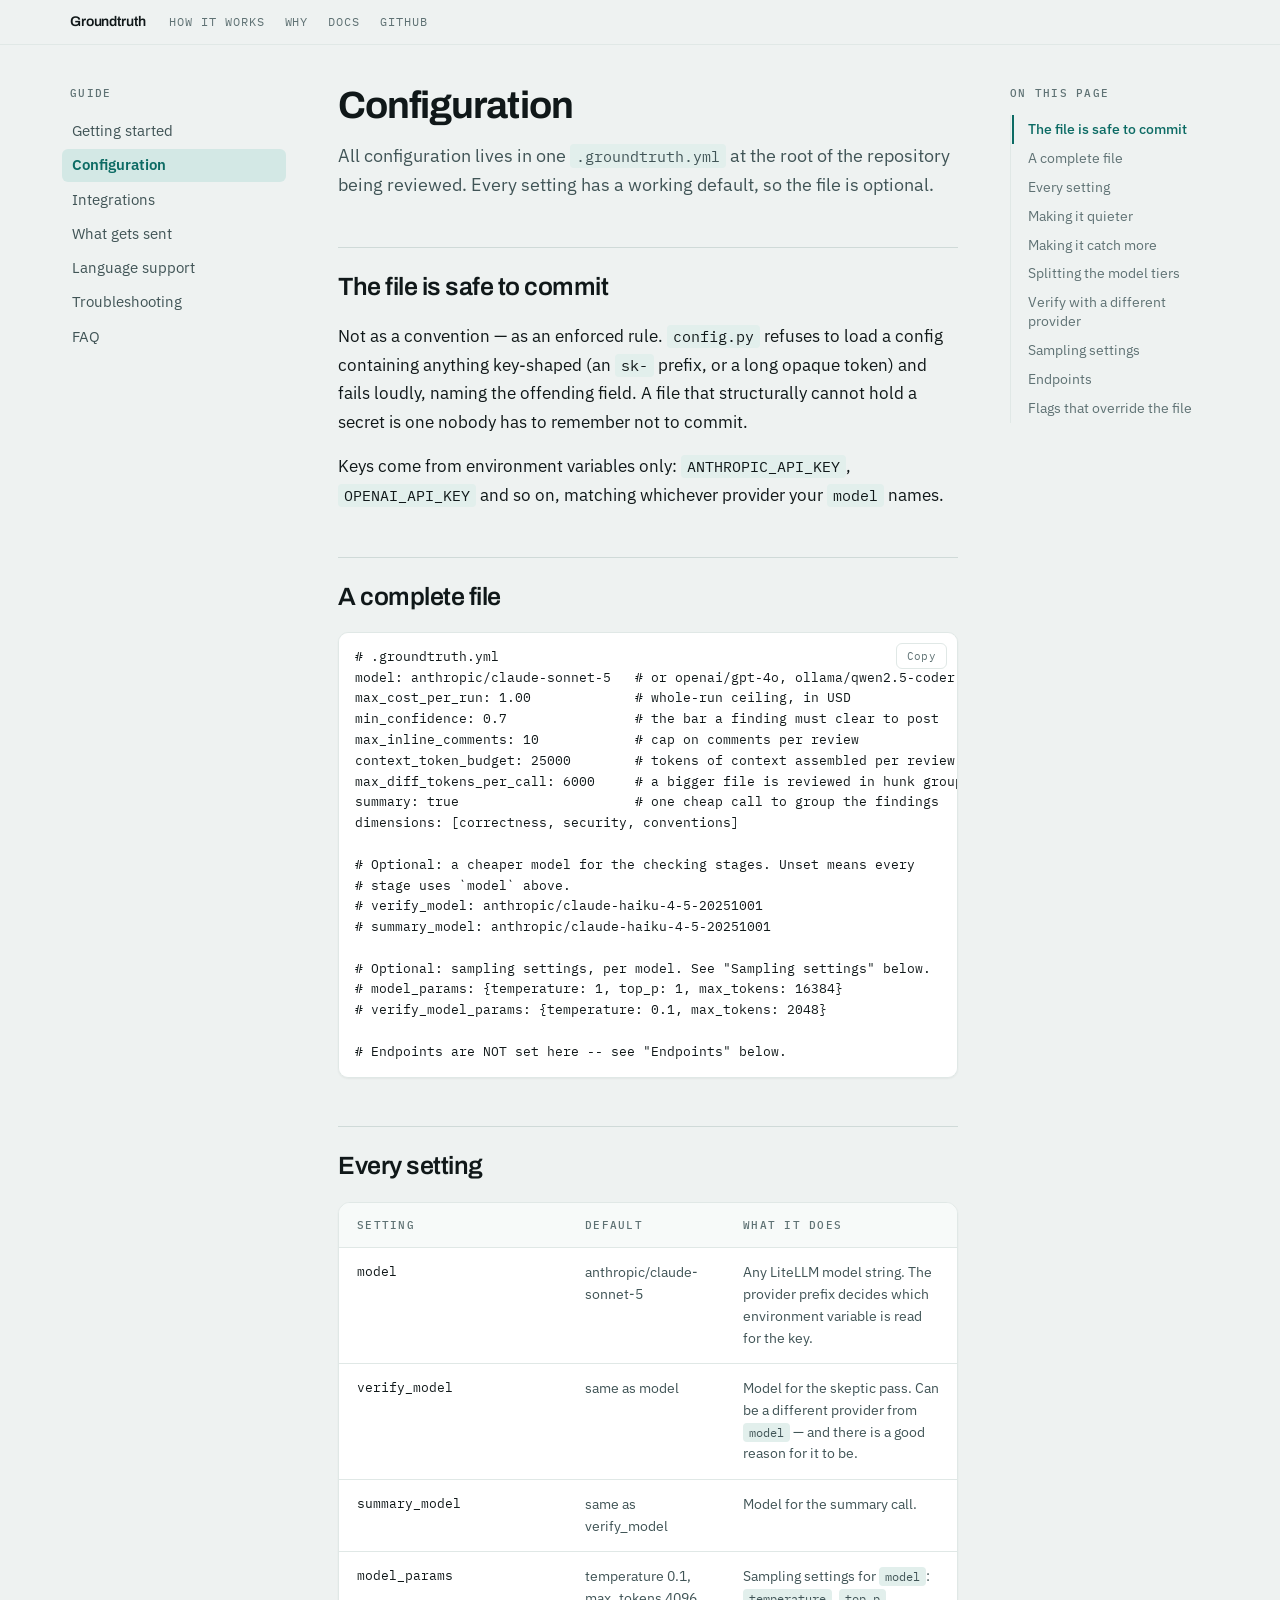
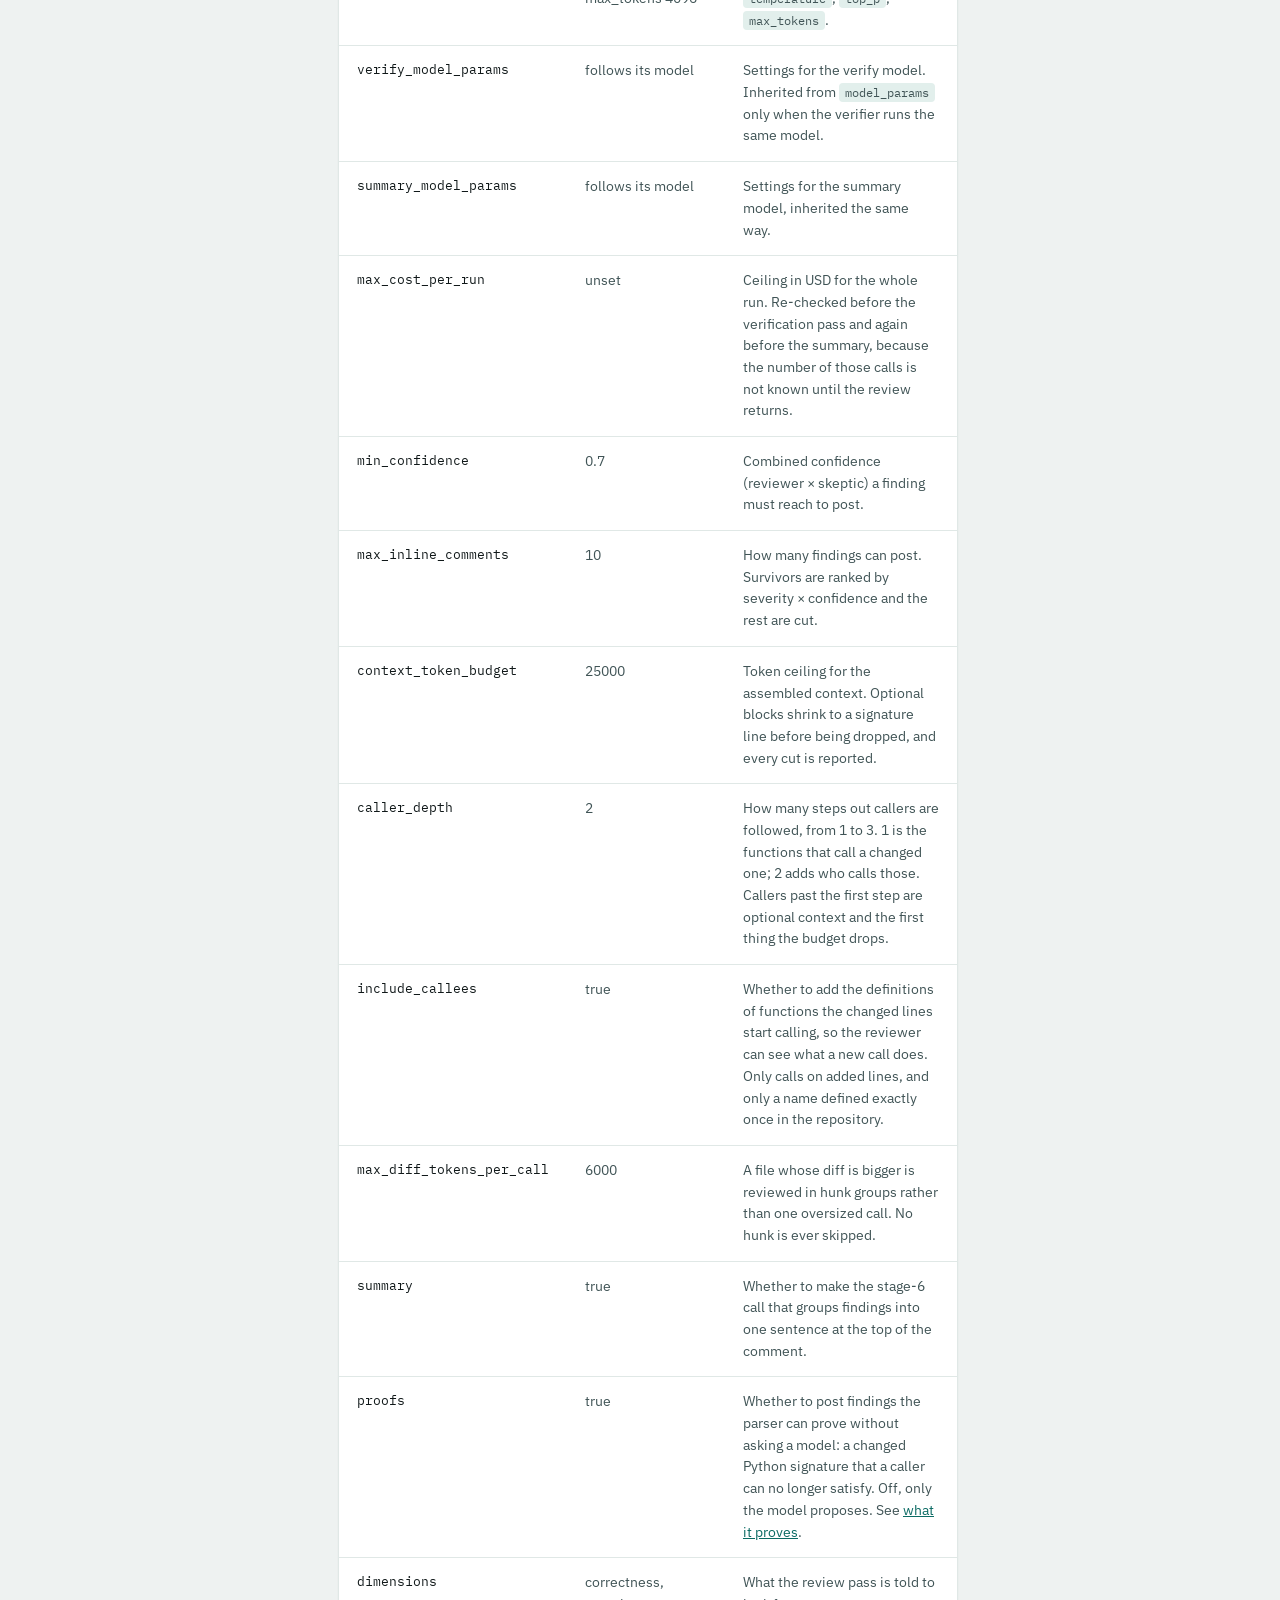
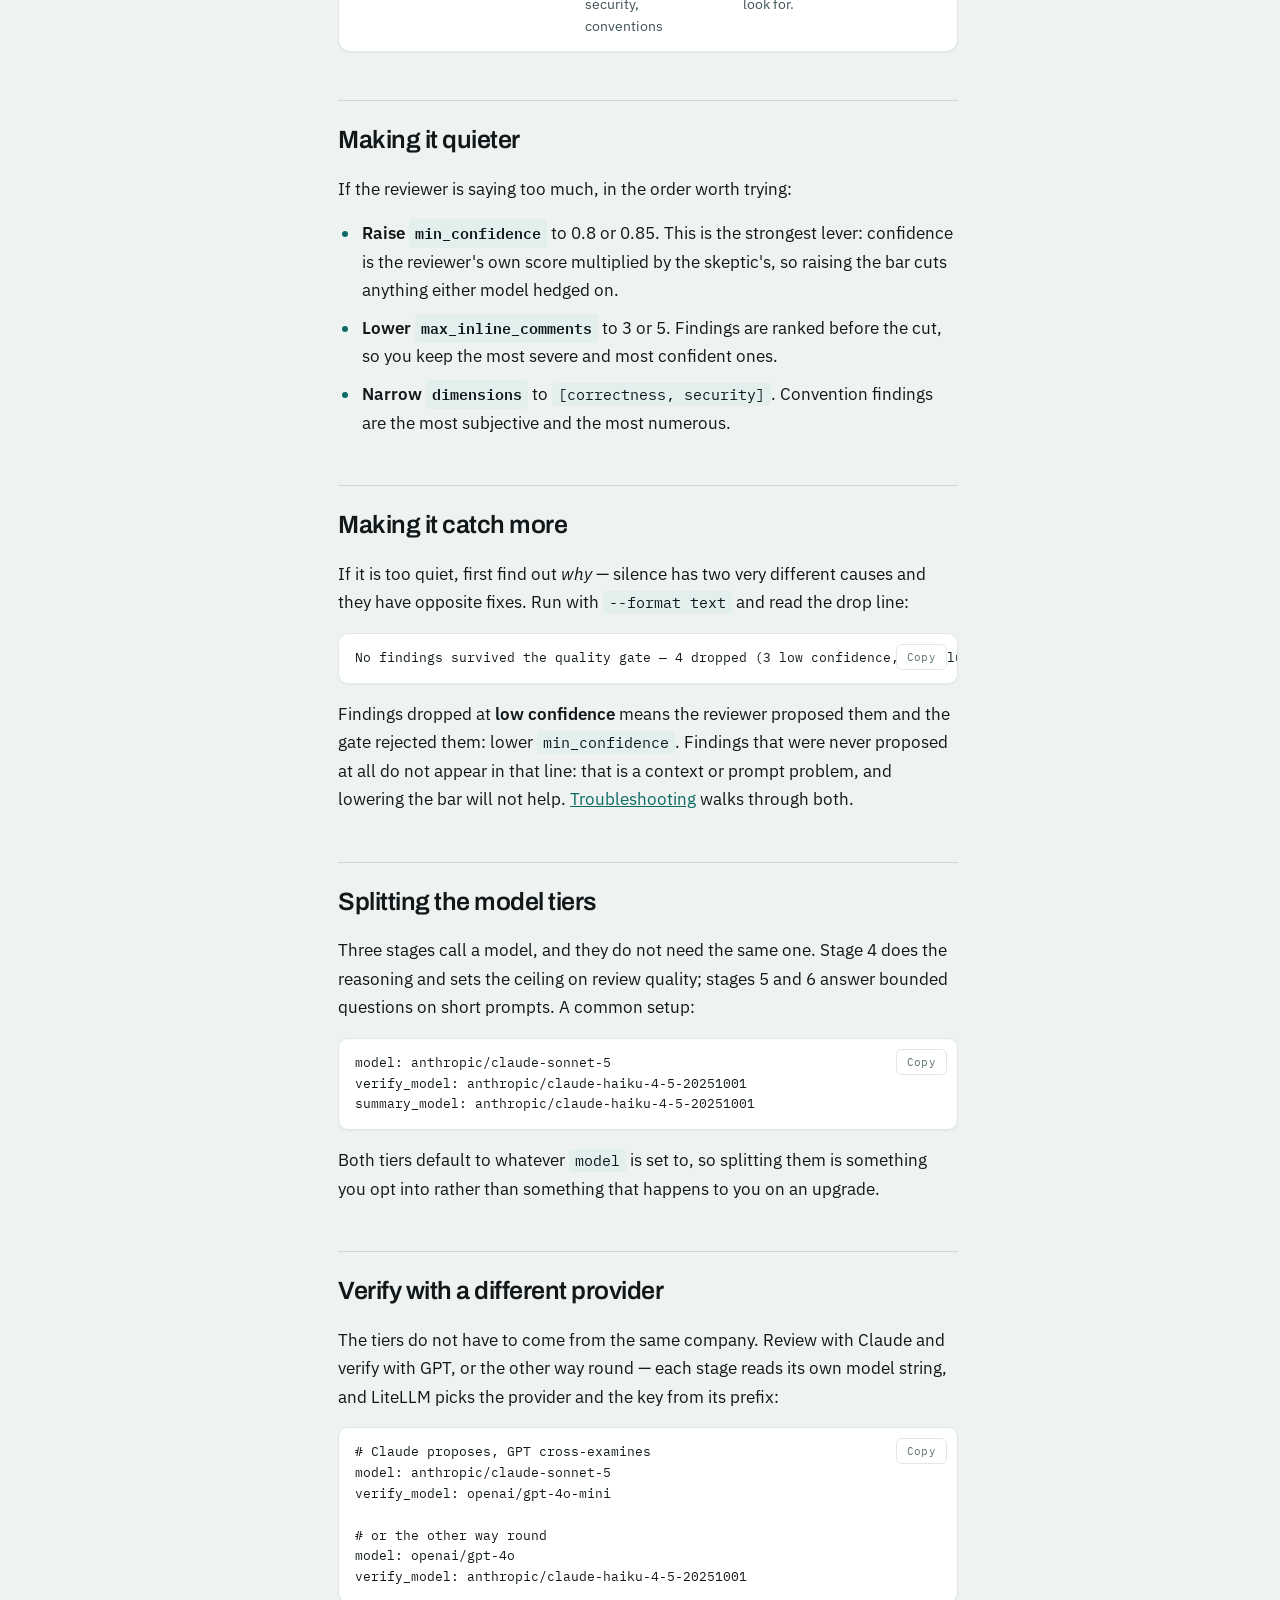
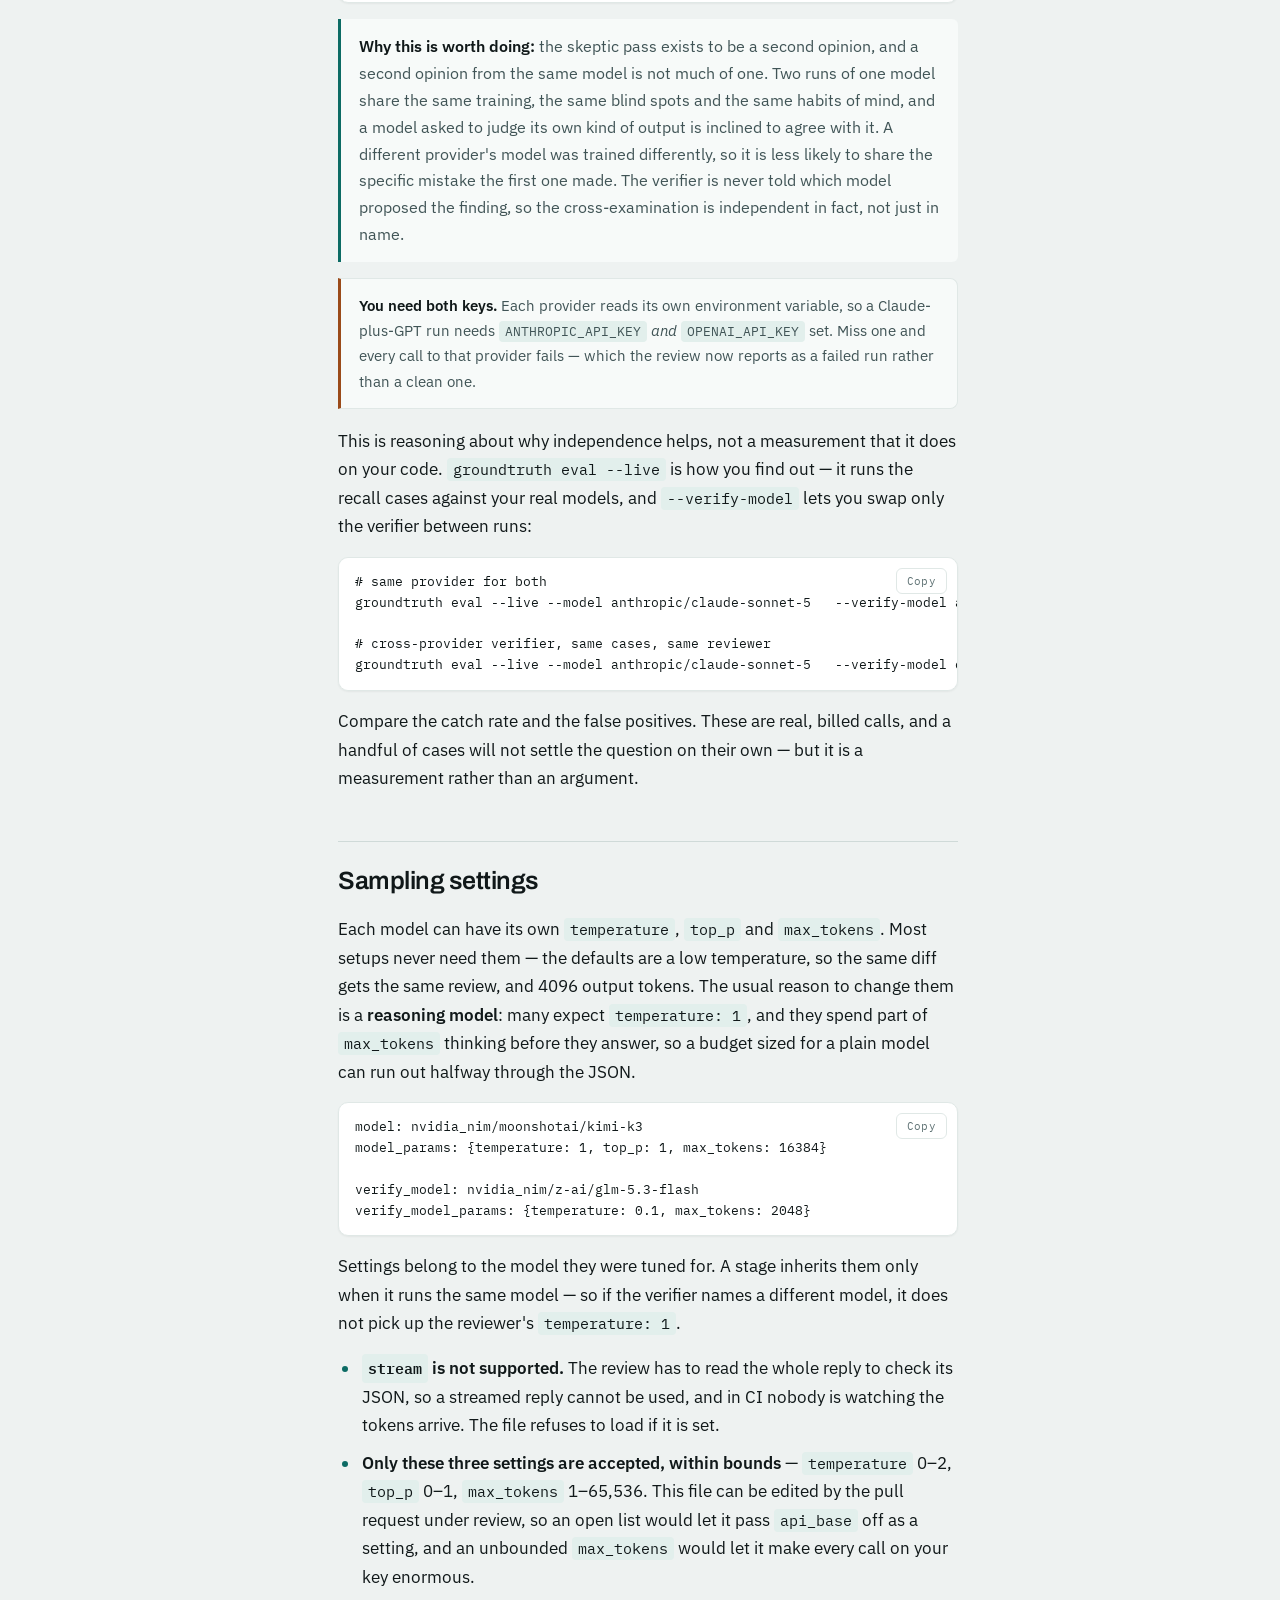
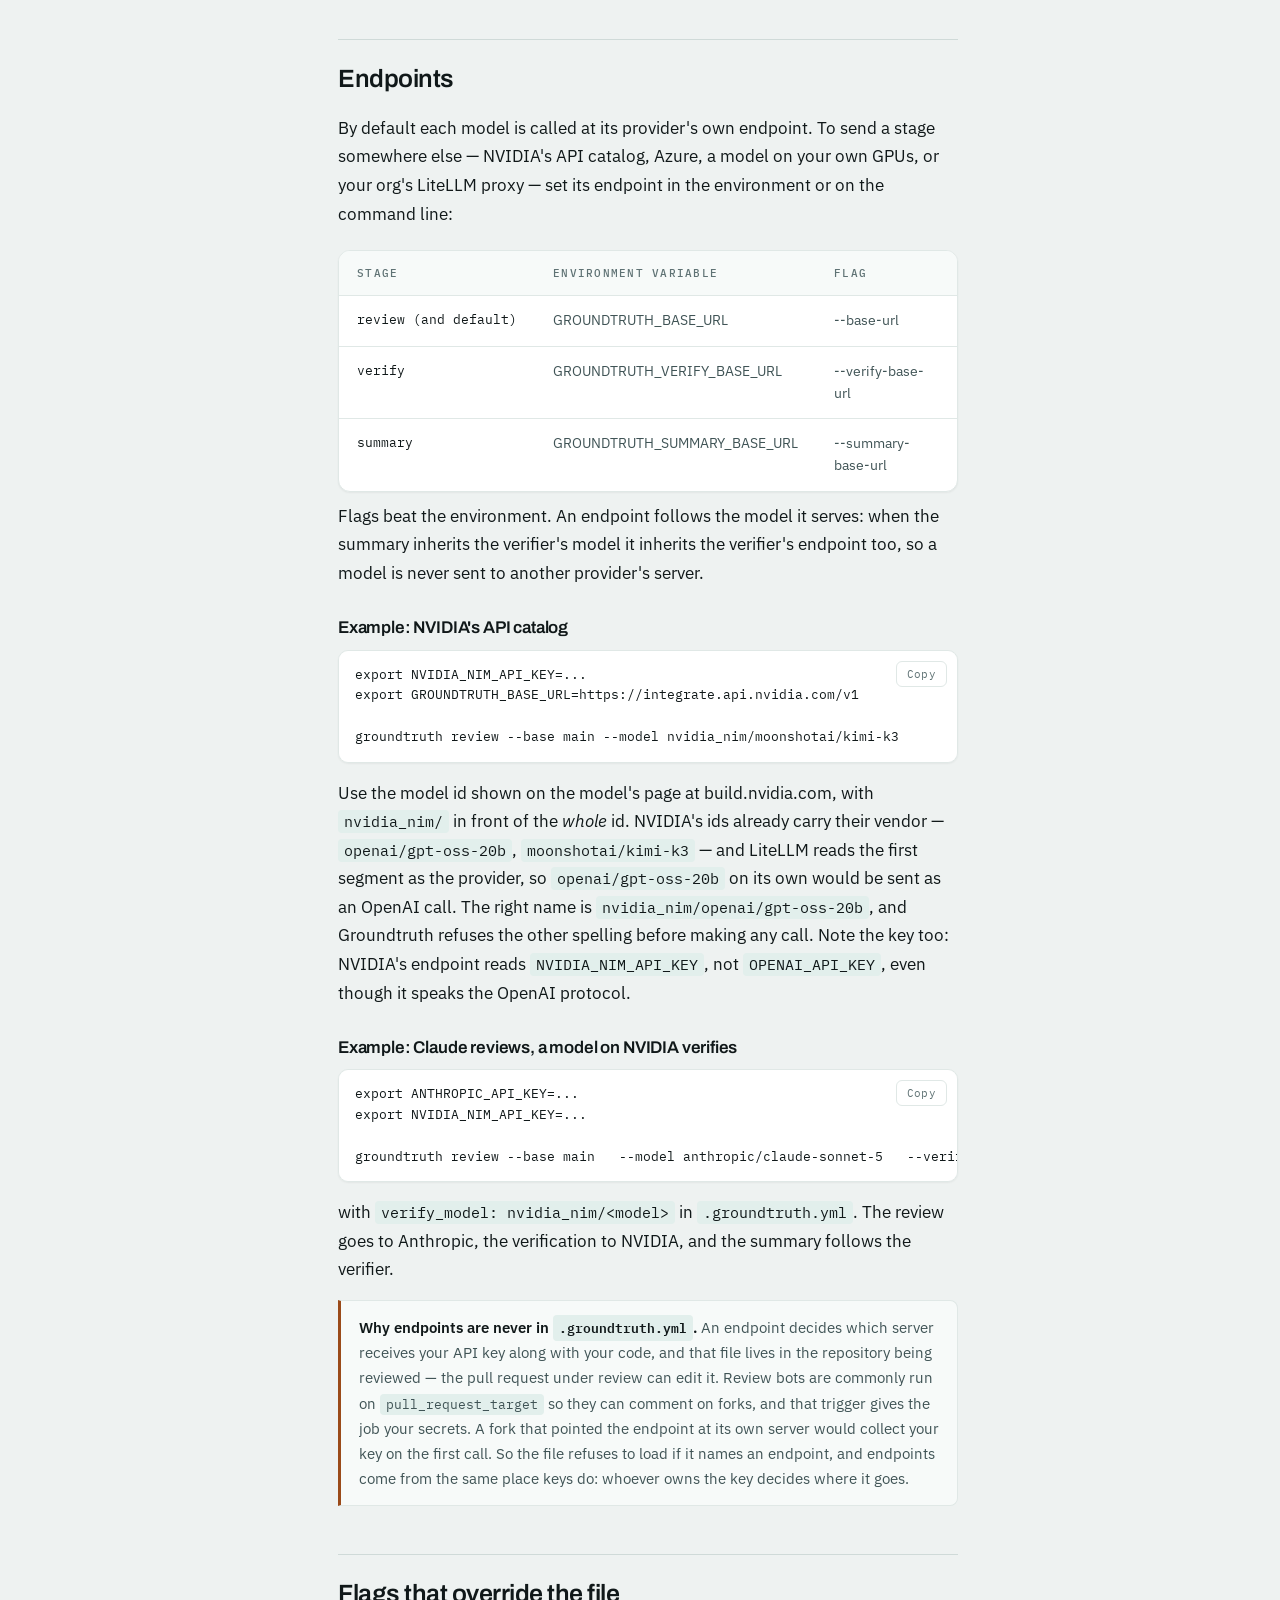
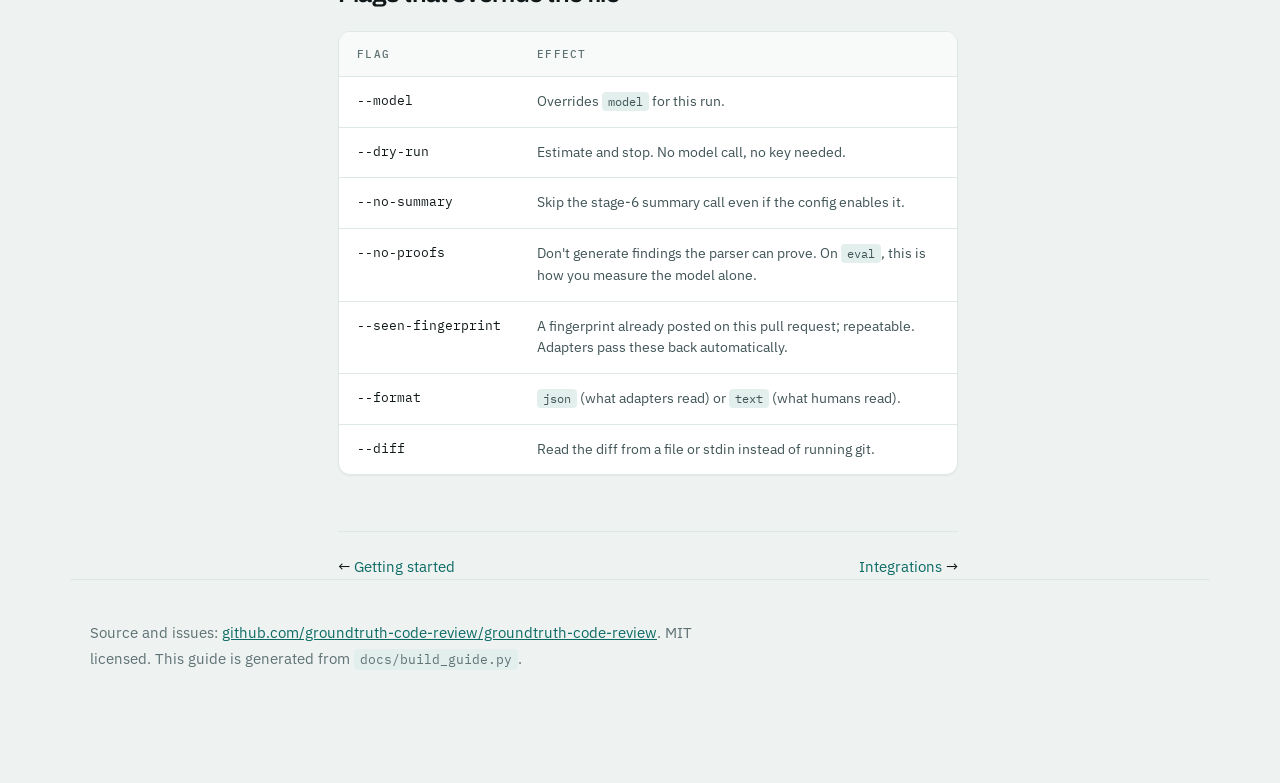
<file: docs/guide/configuration.html>
<!doctype html>
<html lang="en">
<head>
<meta charset="utf-8">
<meta name="viewport" content="width=device-width, initial-scale=1, viewport-fit=cover">
<title>Configuration &middot; Groundtruth</title>
<meta name="description" content="Every .groundtruth.yml setting, what it does, and how to tune the reviewer quieter or louder.">
<meta name="color-scheme" content="light dark">
<meta property="og:title" content="Configuration &middot; Groundtruth">
<meta property="og:description" content="Every .groundtruth.yml setting, what it does, and how to tune the reviewer quieter or louder.">
<meta property="og:type" content="article">
<link rel="icon" href="data:image/svg+xml,%3Csvg xmlns='http://www.w3.org/2000/svg' viewBox='0 0 16 16'%3E%3Ccircle cx='7' cy='7' r='4.6' fill='none' stroke='%230c6b64' stroke-width='1.8'/%3E%3Cpath d='M10.4 10.4 L14 14' stroke='%230c6b64' stroke-width='1.8' stroke-linecap='round'/%3E%3C/svg%3E">
<link rel="stylesheet" href="https://fonts.googleapis.com/css2?family=Archivo:wght@500;600;700&family=IBM+Plex+Mono:wght@400;500&family=IBM+Plex+Sans:wght@400;500;600&display=swap">
<link rel="stylesheet" href="../assets/site.css">
</head>
<body>

<nav class="topbar">
  <div class="topbar-inner">
    <span class="brand"><a href="../index.html" style="color:inherit;text-decoration:none">Groundtruth</a></span>
    <span class="topnav">
      <a href="../index.html#stages">How it works</a>
      <a href="../index.html#why">Why</a>
      <a href="getting-started.html">Docs</a>
      <a href="https://github.com/groundtruth-code-review/groundtruth-code-review">GitHub</a>
    </span>
  </div>
</nav>

<div class="wrap">
  <div class="doc-layout with-toc">
    <aside class="sidebar">
      <h5>Guide</h5>
      <ul>
        <li><a href="getting-started.html">Getting started</a></li>
        <li><a href="configuration.html" class="current">Configuration</a></li>
        <li><a href="integrations.html">Integrations</a></li>
        <li><a href="what-gets-sent.html">What gets sent</a></li>
        <li><a href="languages.html">Language support</a></li>
        <li><a href="troubleshooting.html">Troubleshooting</a></li>
        <li><a href="faq.html">FAQ</a></li>
      </ul>
    </aside>

    <main class="doc-body prose">
<h1>Configuration</h1>
      <p class="doc-lede">All configuration lives in one <code>.groundtruth.yml</code> at the root of the repository being reviewed. Every setting has a working default, so the file is optional.</p>

      <h2 id="the-file-is-safe-to-commit">The file is safe to commit<a class="h-anchor" href="#the-file-is-safe-to-commit" aria-label="Link to this section">#</a></h2>
      <p>Not as a convention &mdash; as an enforced rule. <code>config.py</code> refuses to load a config containing anything key-shaped (an <code>sk-</code> prefix, or a long opaque token) and fails loudly, naming the offending field. A file that structurally cannot hold a secret is one nobody has to remember not to commit.</p>
      <p>Keys come from environment variables only: <code>ANTHROPIC_API_KEY</code>, <code>OPENAI_API_KEY</code> and so on, matching whichever provider your <code>model</code> names.</p>

      <h2 id="a-complete-file">A complete file<a class="h-anchor" href="#a-complete-file" aria-label="Link to this section">#</a></h2>
      <div class="code-box">
        <pre><code># .groundtruth.yml
model: anthropic/claude-sonnet-5   # or openai/gpt-4o, ollama/qwen2.5-coder, ...
max_cost_per_run: 1.00             # whole-run ceiling, in USD
min_confidence: 0.7                # the bar a finding must clear to post
max_inline_comments: 10            # cap on comments per review
context_token_budget: 25000        # tokens of context assembled per review
max_diff_tokens_per_call: 6000     # a bigger file is reviewed in hunk groups
summary: true                      # one cheap call to group the findings
dimensions: [correctness, security, conventions]

# Optional: a cheaper model for the checking stages. Unset means every
# stage uses `model` above.
# verify_model: anthropic/claude-haiku-4-5-20251001
# summary_model: anthropic/claude-haiku-4-5-20251001

# Optional: sampling settings, per model. See "Sampling settings" below.
# model_params: {temperature: 1, top_p: 1, max_tokens: 16384}
# verify_model_params: {temperature: 0.1, max_tokens: 2048}

# Endpoints are NOT set here -- see "Endpoints" below.</code></pre>
      </div>

      <h2 id="every-setting">Every setting<a class="h-anchor" href="#every-setting" aria-label="Link to this section">#</a></h2>
      <div class="tablewrap">
        <table class="compact">
          <thead><tr><th>Setting</th><th>Default</th><th>What it does</th></tr></thead>
          <tbody>
            <tr><td>model</td><td>anthropic/claude-sonnet-5</td><td>Any LiteLLM model string. The provider prefix decides which environment variable is read for the key.</td></tr>
            <tr><td>verify_model</td><td>same as model</td><td>Model for the skeptic pass. Can be a different provider from <code>model</code> &mdash; and there is a good reason for it to be.</td></tr>
            <tr><td>summary_model</td><td>same as verify_model</td><td>Model for the summary call.</td></tr>
            <tr><td>model_params</td><td>temperature 0.1, max_tokens 4096</td><td>Sampling settings for <code>model</code>: <code>temperature</code>, <code>top_p</code>, <code>max_tokens</code>.</td></tr>
            <tr><td>verify_model_params</td><td>follows its model</td><td>Settings for the verify model. Inherited from <code>model_params</code> only when the verifier runs the same model.</td></tr>
            <tr><td>summary_model_params</td><td>follows its model</td><td>Settings for the summary model, inherited the same way.</td></tr>
            <tr><td>max_cost_per_run</td><td>unset</td><td>Ceiling in USD for the whole run. Re-checked before the verification pass and again before the summary, because the number of those calls is not known until the review returns.</td></tr>
            <tr><td>min_confidence</td><td>0.7</td><td>Combined confidence (reviewer &times; skeptic) a finding must reach to post.</td></tr>
            <tr><td>max_inline_comments</td><td>10</td><td>How many findings can post. Survivors are ranked by severity &times; confidence and the rest are cut.</td></tr>
            <tr><td>context_token_budget</td><td>25000</td><td>Token ceiling for the assembled context. Optional blocks shrink to a signature line before being dropped, and every cut is reported.</td></tr>
            <tr><td>caller_depth</td><td>2</td><td>How many steps out callers are followed, from 1 to 3. 1 is the functions that call a changed one; 2 adds who calls those. Callers past the first step are optional context and the first thing the budget drops.</td></tr>
            <tr><td>include_callees</td><td>true</td><td>Whether to add the definitions of functions the changed lines start calling, so the reviewer can see what a new call does. Only calls on added lines, and only a name defined exactly once in the repository.</td></tr>
            <tr><td>max_diff_tokens_per_call</td><td>6000</td><td>A file whose diff is bigger is reviewed in hunk groups rather than one oversized call. No hunk is ever skipped.</td></tr>
            <tr><td>summary</td><td>true</td><td>Whether to make the stage-6 call that groups findings into one sentence at the top of the comment.</td></tr>
            <tr><td>proofs</td><td>true</td><td>Whether to post findings the parser can prove without asking a model: a changed Python signature that a caller can no longer satisfy. Off, only the model proposes. See <a href="languages.html#findings-the-parser-proves">what it proves</a>.</td></tr>
            <tr><td>dimensions</td><td>correctness, security, conventions</td><td>What the review pass is told to look for.</td></tr>
          </tbody>
        </table>
      </div>

      <h2 id="making-it-quieter">Making it quieter<a class="h-anchor" href="#making-it-quieter" aria-label="Link to this section">#</a></h2>
      <p>If the reviewer is saying too much, in the order worth trying:</p>
      <ul>
        <li><b>Raise <code>min_confidence</code></b> to 0.8 or 0.85. This is the strongest lever: confidence is the reviewer's own score multiplied by the skeptic's, so raising the bar cuts anything either model hedged on.</li>
        <li><b>Lower <code>max_inline_comments</code></b> to 3 or 5. Findings are ranked before the cut, so you keep the most severe and most confident ones.</li>
        <li><b>Narrow <code>dimensions</code></b> to <code>[correctness, security]</code>. Convention findings are the most subjective and the most numerous.</li>
      </ul>

      <h2 id="making-it-catch-more">Making it catch more<a class="h-anchor" href="#making-it-catch-more" aria-label="Link to this section">#</a></h2>
      <p>If it is too quiet, first find out <i>why</i> &mdash; silence has two very different causes and they have opposite fixes. Run with <code>--format text</code> and read the drop line:</p>
      <div class="code-box">
        <pre><code>No findings survived the quality gate &mdash; 4 dropped (3 low confidence, 1 hallucination).</code></pre>
      </div>
      <p>Findings dropped at <b>low confidence</b> means the reviewer proposed them and the gate rejected them: lower <code>min_confidence</code>. Findings that were never proposed at all do not appear in that line: that is a context or prompt problem, and lowering the bar will not help. <a href="troubleshooting.html">Troubleshooting</a> walks through both.</p>

      <h2 id="splitting-the-model-tiers">Splitting the model tiers<a class="h-anchor" href="#splitting-the-model-tiers" aria-label="Link to this section">#</a></h2>
      <p>Three stages call a model, and they do not need the same one. Stage 4 does the reasoning and sets the ceiling on review quality; stages 5 and 6 answer bounded questions on short prompts. A common setup:</p>
      <div class="code-box">
        <pre><code>model: anthropic/claude-sonnet-5
verify_model: anthropic/claude-haiku-4-5-20251001
summary_model: anthropic/claude-haiku-4-5-20251001</code></pre>
      </div>
      <p>Both tiers default to whatever <code>model</code> is set to, so splitting them is something you opt into rather than something that happens to you on an upgrade.</p>

      <h2 id="verify-with-a-different-provider">Verify with a different provider<a class="h-anchor" href="#verify-with-a-different-provider" aria-label="Link to this section">#</a></h2>
      <p>The tiers do not have to come from the same company. Review with Claude and verify with GPT, or the other way round &mdash; each stage reads its own model string, and LiteLLM picks the provider and the key from its prefix:</p>
      <div class="code-box">
        <pre><code># Claude proposes, GPT cross-examines
model: anthropic/claude-sonnet-5
verify_model: openai/gpt-4o-mini

# or the other way round
model: openai/gpt-4o
verify_model: anthropic/claude-haiku-4-5-20251001</code></pre>
      </div>
      <p class="why"><b>Why this is worth doing:</b> the skeptic pass exists to be a second opinion, and a second opinion from the same model is not much of one. Two runs of one model share the same training, the same blind spots and the same habits of mind, and a model asked to judge its own kind of output is inclined to agree with it. A different provider's model was trained differently, so it is less likely to share the specific mistake the first one made. The verifier is never told which model proposed the finding, so the cross-examination is independent in fact, not just in name.</p>
      <div class="callout"><b>You need both keys.</b> Each provider reads its own environment variable, so a Claude-plus-GPT run needs <code>ANTHROPIC_API_KEY</code> <i>and</i> <code>OPENAI_API_KEY</code> set. Miss one and every call to that provider fails &mdash; which the review now reports as a failed run rather than a clean one.</div>
      <p>This is reasoning about why independence helps, not a measurement that it does on your code. <code>groundtruth eval --live</code> is how you find out &mdash; it runs the recall cases against your real models, and <code>--verify-model</code> lets you swap only the verifier between runs:</p>
      <div class="code-box">
        <pre><code># same provider for both
groundtruth eval --live --model anthropic/claude-sonnet-5   --verify-model anthropic/claude-haiku-4-5-20251001

# cross-provider verifier, same cases, same reviewer
groundtruth eval --live --model anthropic/claude-sonnet-5   --verify-model openai/gpt-4o-mini</code></pre>
      </div>
      <p>Compare the catch rate and the false positives. These are real, billed calls, and a handful of cases will not settle the question on their own &mdash; but it is a measurement rather than an argument.</p>

      <h2 id="sampling-settings">Sampling settings<a class="h-anchor" href="#sampling-settings" aria-label="Link to this section">#</a></h2>
      <p>Each model can have its own <code>temperature</code>, <code>top_p</code> and <code>max_tokens</code>. Most setups never need them &mdash; the defaults are a low temperature, so the same diff gets the same review, and 4096 output tokens. The usual reason to change them is a <b>reasoning model</b>: many expect <code>temperature: 1</code>, and they spend part of <code>max_tokens</code> thinking before they answer, so a budget sized for a plain model can run out halfway through the JSON.</p>
      <div class="code-box">
        <pre><code>model: nvidia_nim/moonshotai/kimi-k3
model_params: {temperature: 1, top_p: 1, max_tokens: 16384}

verify_model: nvidia_nim/z-ai/glm-5.3-flash
verify_model_params: {temperature: 0.1, max_tokens: 2048}</code></pre>
      </div>
      <p>Settings belong to the model they were tuned for. A stage inherits them only when it runs the same model &mdash; so if the verifier names a different model, it does not pick up the reviewer's <code>temperature: 1</code>.</p>
      <ul>
        <li><b><code>stream</code> is not supported.</b> The review has to read the whole reply to check its JSON, so a streamed reply cannot be used, and in CI nobody is watching the tokens arrive. The file refuses to load if it is set.</li>
        <li><b>Only these three settings are accepted, within bounds</b> &mdash; <code>temperature</code> 0&ndash;2, <code>top_p</code> 0&ndash;1, <code>max_tokens</code> 1&ndash;65,536. This file can be edited by the pull request under review, so an open list would let it pass <code>api_base</code> off as a setting, and an unbounded <code>max_tokens</code> would let it make every call on your key enormous.</li>
      </ul>

      <h2 id="endpoints">Endpoints<a class="h-anchor" href="#endpoints" aria-label="Link to this section">#</a></h2>
      <p>By default each model is called at its provider's own endpoint. To send a stage somewhere else &mdash; NVIDIA's API catalog, Azure, a model on your own GPUs, or your org's LiteLLM proxy &mdash; set its endpoint in the environment or on the command line:</p>
      <div class="tablewrap">
        <table class="compact">
          <thead><tr><th>Stage</th><th>Environment variable</th><th>Flag</th></tr></thead>
          <tbody>
            <tr><td>review (and default)</td><td>GROUNDTRUTH_BASE_URL</td><td>--base-url</td></tr>
            <tr><td>verify</td><td>GROUNDTRUTH_VERIFY_BASE_URL</td><td>--verify-base-url</td></tr>
            <tr><td>summary</td><td>GROUNDTRUTH_SUMMARY_BASE_URL</td><td>--summary-base-url</td></tr>
          </tbody>
        </table>
      </div>
      <p>Flags beat the environment. An endpoint follows the model it serves: when the summary inherits the verifier's model it inherits the verifier's endpoint too, so a model is never sent to another provider's server.</p>

      <h3>Example: NVIDIA's API catalog</h3>
      <div class="code-box">
        <pre><code>export NVIDIA_NIM_API_KEY=...
export GROUNDTRUTH_BASE_URL=https://integrate.api.nvidia.com/v1

groundtruth review --base main --model nvidia_nim/moonshotai/kimi-k3</code></pre>
      </div>
      <p>Use the model id shown on the model's page at build.nvidia.com, with <code>nvidia_nim/</code> in front of the <i>whole</i> id. NVIDIA's ids already carry their vendor &mdash; <code>openai/gpt-oss-20b</code>, <code>moonshotai/kimi-k3</code> &mdash; and LiteLLM reads the first segment as the provider, so <code>openai/gpt-oss-20b</code> on its own would be sent as an OpenAI call. The right name is <code>nvidia_nim/openai/gpt-oss-20b</code>, and Groundtruth refuses the other spelling before making any call. Note the key too: NVIDIA's endpoint reads <code>NVIDIA_NIM_API_KEY</code>, not <code>OPENAI_API_KEY</code>, even though it speaks the OpenAI protocol.</p>

      <h3>Example: Claude reviews, a model on NVIDIA verifies</h3>
      <div class="code-box">
        <pre><code>export ANTHROPIC_API_KEY=...
export NVIDIA_NIM_API_KEY=...

groundtruth review --base main   --model anthropic/claude-sonnet-5   --verify-base-url https://integrate.api.nvidia.com/v1</code></pre>
      </div>
      <p>with <code>verify_model: nvidia_nim/&lt;model&gt;</code> in <code>.groundtruth.yml</code>. The review goes to Anthropic, the verification to NVIDIA, and the summary follows the verifier.</p>

      <div class="callout"><b>Why endpoints are never in <code>.groundtruth.yml</code>.</b> An endpoint decides which server receives your API key along with your code, and that file lives in the repository being reviewed &mdash; the pull request under review can edit it. Review bots are commonly run on <code>pull_request_target</code> so they can comment on forks, and that trigger gives the job your secrets. A fork that pointed the endpoint at its own server would collect your key on the first call. So the file refuses to load if it names an endpoint, and endpoints come from the same place keys do: whoever owns the key decides where it goes.</div>

      <h2 id="flags-that-override-the-file">Flags that override the file<a class="h-anchor" href="#flags-that-override-the-file" aria-label="Link to this section">#</a></h2>
      <div class="tablewrap">
        <table class="compact">
          <thead><tr><th>Flag</th><th>Effect</th></tr></thead>
          <tbody>
            <tr><td>--model</td><td>Overrides <code>model</code> for this run.</td></tr>
            <tr><td>--dry-run</td><td>Estimate and stop. No model call, no key needed.</td></tr>
            <tr><td>--no-summary</td><td>Skip the stage-6 summary call even if the config enables it.</td></tr>
            <tr><td>--no-proofs</td><td>Don't generate findings the parser can prove. On <code>eval</code>, this is how you measure the model alone.</td></tr>
            <tr><td>--seen-fingerprint</td><td>A fingerprint already posted on this pull request; repeatable. Adapters pass these back automatically.</td></tr>
            <tr><td>--format</td><td><code>json</code> (what adapters read) or <code>text</code> (what humans read).</td></tr>
            <tr><td>--diff</td><td>Read the diff from a file or stdin instead of running git.</td></tr>
          </tbody>
        </table>
      </div>
      <div class="doc-nextprev">
        <span>&larr; <a href="getting-started.html">Getting started</a></span>
        <span><a href="integrations.html">Integrations</a> &rarr;</span>
      </div>
    </main>
    <aside class="toc">
      <h5>On this page</h5>
      <ul>
          <li><a href="#the-file-is-safe-to-commit">The file is safe to commit</a></li>
          <li><a href="#a-complete-file">A complete file</a></li>
          <li><a href="#every-setting">Every setting</a></li>
          <li><a href="#making-it-quieter">Making it quieter</a></li>
          <li><a href="#making-it-catch-more">Making it catch more</a></li>
          <li><a href="#splitting-the-model-tiers">Splitting the model tiers</a></li>
          <li><a href="#verify-with-a-different-provider">Verify with a different provider</a></li>
          <li><a href="#sampling-settings">Sampling settings</a></li>
          <li><a href="#endpoints">Endpoints</a></li>
          <li><a href="#flags-that-override-the-file">Flags that override the file</a></li>
      </ul>
    </aside>
  </div>
</div>

<footer style="max-width:1140px;margin:0 auto;padding:40px 20px 0;border-top:1px solid var(--hair);font-size:15px;color:var(--muted)">
  <p style="max-width:68ch">
    Source and issues:
    <a href="https://github.com/groundtruth-code-review/groundtruth-code-review" style="color:var(--accent)">github.com/groundtruth-code-review/groundtruth-code-review</a>.
    MIT licensed. This guide is generated from <code>docs/build_guide.py</code>.
  </p>
</footer>

<script src="../assets/docs.js"></script>
</body>
</html>
</file>
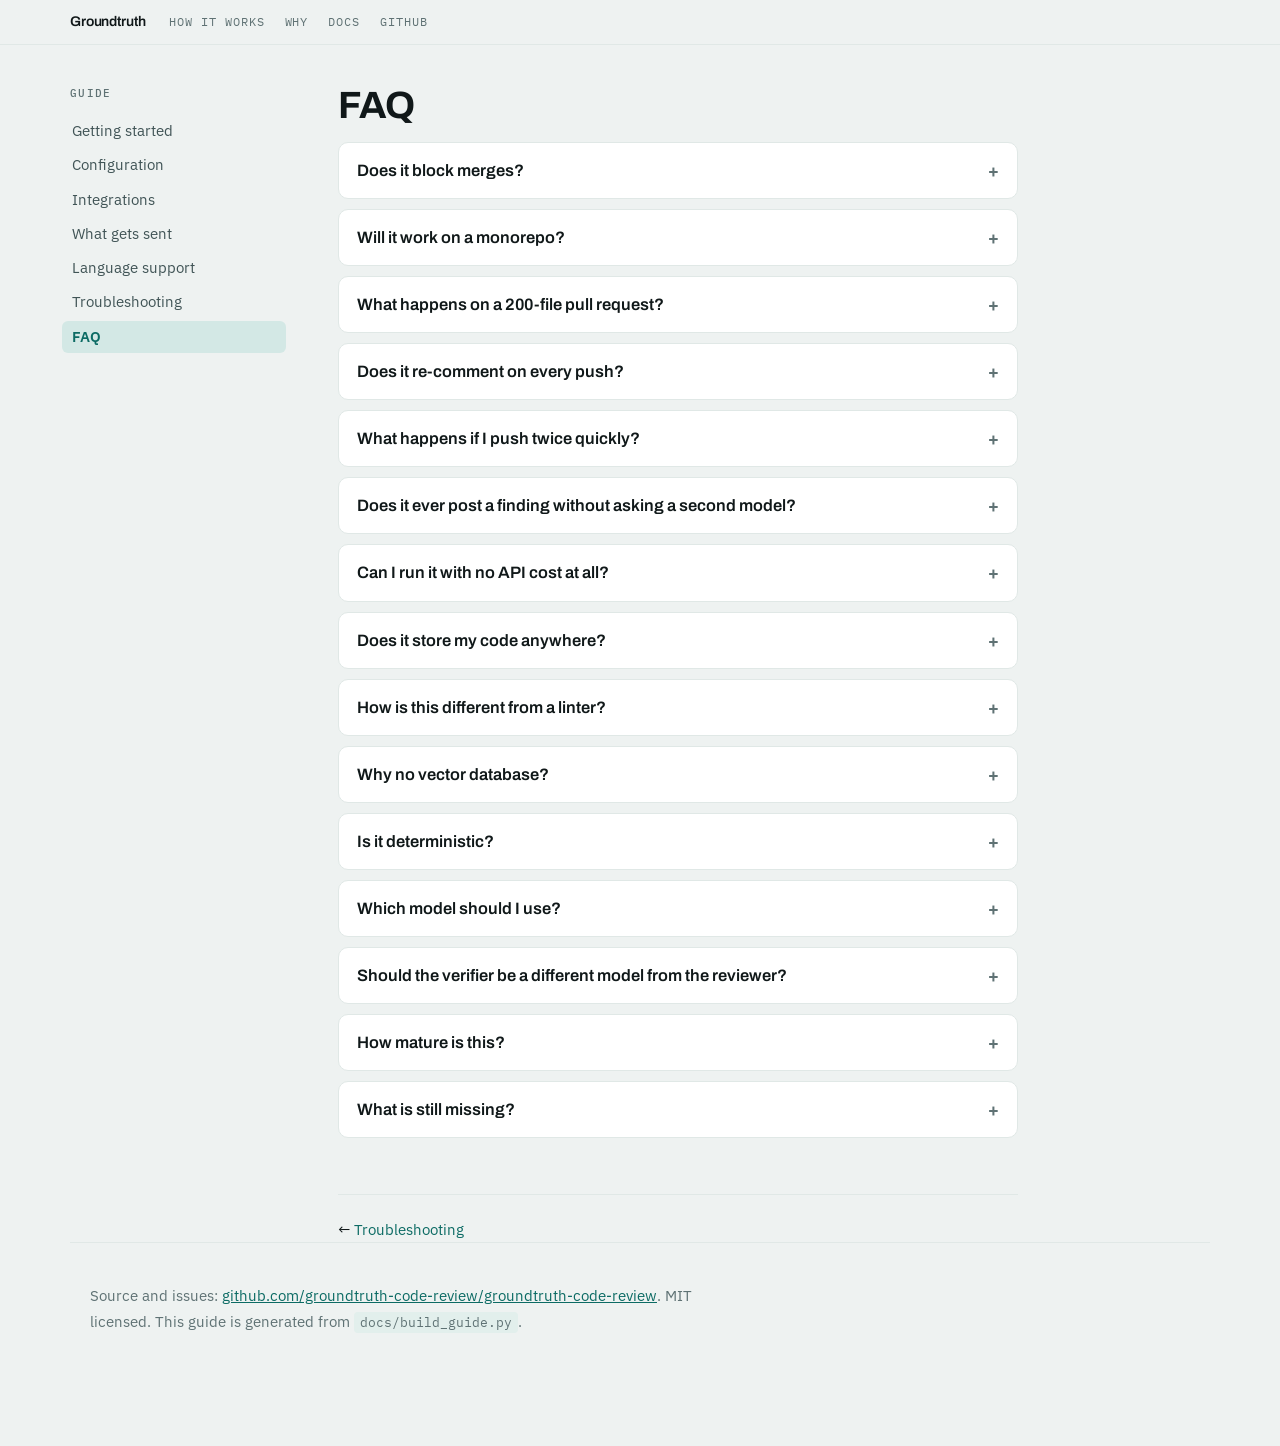
<file: docs/guide/faq.html>
<!doctype html>
<html lang="en">
<head>
<meta charset="utf-8">
<meta name="viewport" content="width=device-width, initial-scale=1, viewport-fit=cover">
<title>FAQ &middot; Groundtruth</title>
<meta name="description" content="Straight answers about monorepos, large pull requests, local models, data handling, and how mature this actually is.">
<meta name="color-scheme" content="light dark">
<meta property="og:title" content="FAQ &middot; Groundtruth">
<meta property="og:description" content="Straight answers about monorepos, large pull requests, local models, data handling, and how mature this actually is.">
<meta property="og:type" content="article">
<link rel="icon" href="data:image/svg+xml,%3Csvg xmlns='http://www.w3.org/2000/svg' viewBox='0 0 16 16'%3E%3Ccircle cx='7' cy='7' r='4.6' fill='none' stroke='%230c6b64' stroke-width='1.8'/%3E%3Cpath d='M10.4 10.4 L14 14' stroke='%230c6b64' stroke-width='1.8' stroke-linecap='round'/%3E%3C/svg%3E">
<link rel="stylesheet" href="https://fonts.googleapis.com/css2?family=Archivo:wght@500;600;700&family=IBM+Plex+Mono:wght@400;500&family=IBM+Plex+Sans:wght@400;500;600&display=swap">
<link rel="stylesheet" href="../assets/site.css">
</head>
<body>

<nav class="topbar">
  <div class="topbar-inner">
    <span class="brand"><a href="../index.html" style="color:inherit;text-decoration:none">Groundtruth</a></span>
    <span class="topnav">
      <a href="../index.html#stages">How it works</a>
      <a href="../index.html#why">Why</a>
      <a href="getting-started.html">Docs</a>
      <a href="https://github.com/groundtruth-code-review/groundtruth-code-review">GitHub</a>
    </span>
  </div>
</nav>

<div class="wrap">
  <div class="doc-layout">
    <aside class="sidebar">
      <h5>Guide</h5>
      <ul>
        <li><a href="getting-started.html">Getting started</a></li>
        <li><a href="configuration.html">Configuration</a></li>
        <li><a href="integrations.html">Integrations</a></li>
        <li><a href="what-gets-sent.html">What gets sent</a></li>
        <li><a href="languages.html">Language support</a></li>
        <li><a href="troubleshooting.html">Troubleshooting</a></li>
        <li><a href="faq.html" class="current">FAQ</a></li>
      </ul>
    </aside>

    <main class="doc-body prose">
<h1>FAQ</h1>

<details id="does-it-block-merges">
  <summary>Does it block merges?<a class="h-anchor" href="#does-it-block-merges" aria-label="Link to this question">#</a></summary>
  <div class="details-body">
<p>No. It posts comments. The CLI exits non-zero only on an actual error &mdash; a bad config, a git failure, a cost ceiling &mdash; not because it found something. If you want findings to block a merge, gate on the JSON output in a step of your own.</p>
  </div>
</details>

<details id="will-it-work-on-a-monorepo">
  <summary>Will it work on a monorepo?<a class="h-anchor" href="#will-it-work-on-a-monorepo" aria-label="Link to this question">#</a></summary>
  <div class="details-body">
<p>Yes, and the design assumes it. Review cost scales with the files a pull request changes, not with how large the repository is. The caller search walks the tree, which is where repository size shows up, and it skips vendor directories and anything over 2&nbsp;MB.</p>
  </div>
</details>

<details id="what-happens-on-a-200-file-pull-request">
  <summary>What happens on a 200-file pull request?<a class="h-anchor" href="#what-happens-on-a-200-file-pull-request" aria-label="Link to this question">#</a></summary>
  <div class="details-body">
<p>Stage 4 makes one call per changed file, so that is 200 review calls plus one skeptic call per surviving candidate. That is exactly the situation <code>max_cost_per_run</code> exists for. The reason it is not one giant call: a single pass over a huge diff reports a few obvious things and stops looking, so the fiftieth file would get no real attention.</p>
  </div>
</details>

<details id="does-it-re-comment-on-every-push">
  <summary>Does it re-comment on every push?<a class="h-anchor" href="#does-it-re-comment-on-every-push" aria-label="Link to this question">#</a></summary>
  <div class="details-body">
<p>No. Every finding gets a fingerprint built from the file, the surrounding code and the category &mdash; deliberately not the model's wording, so rephrasing the same finding does not make it look new. Fingerprints already posted are carried in the summary comment and passed back on the next run.</p>
  </div>
</details>

<details id="what-happens-if-i-push-twice-quickly">
  <summary>What happens if I push twice quickly?<a class="h-anchor" href="#what-happens-if-i-push-twice-quickly" aria-label="Link to this question">#</a></summary>
  <div class="details-body">
<p>There is no queue, so both pushes can trigger a review that runs at the same time. Each one reads the pull request's summary comment for the fingerprints already posted, adds its own, and writes the result back &mdash; and if both reads happen before either write, the second write can overwrite the first one's additions. The cost is narrow: a finding that is still present can get re-posted once on a later push, never a finding that no longer applies. <a href="getting-started.html">The sample workflow</a> sets GitHub's <code>concurrency</code> so a second push cancels the review still running for the same pull request rather than racing it; GitLab's equivalent is <code>interruptible: true</code> plus the project's auto-cancel setting. Bitbucket Pipelines has no equivalent primitive, so the fingerprint marker is the only protection there.</p>
  </div>
</details>

<details id="does-it-ever-post-a-finding-without-asking-a-second-model">
  <summary>Does it ever post a finding without asking a second model?<a class="h-anchor" href="#does-it-ever-post-a-finding-without-asking-a-second-model" aria-label="Link to this question">#</a></summary>
  <div class="details-body">
<p>Yes, for one kind. When a Python function's signature changes and a caller can no longer satisfy it, the parser proves that from the two syntax trees, and the finding is posted with the evidence attached and no skeptic call. It still has to pass the free checks: the quote must exist, the line must be changed, and it must not repeat an earlier comment. Anything a model proposes still goes through the second model. <code>--no-proofs</code> turns the parser's findings off. See <a href="languages.html#findings-the-parser-proves">what it proves, and what it declines to say</a>.</p>
  </div>
</details>

<details id="can-i-run-it-with-no-api-cost-at-all">
  <summary>Can I run it with no API cost at all?<a class="h-anchor" href="#can-i-run-it-with-no-api-cost-at-all" aria-label="Link to this question">#</a></summary>
  <div class="details-body">
<p>Yes. Set <code>model: ollama/&lt;model&gt;</code> and every call goes to a local endpoint. No key, no spend, and no code leaves the machine. Review quality then depends on the local model you run.</p>
  </div>
</details>

<details id="does-it-store-my-code-anywhere">
  <summary>Does it store my code anywhere?<a class="h-anchor" href="#does-it-store-my-code-anywhere" aria-label="Link to this question">#</a></summary>
  <div class="details-body">
<p>No. There is no database, no cache and no service operated by this project. See <a href="what-gets-sent.html">what gets sent to the model</a> for exactly what leaves the repository and where it goes.</p>
  </div>
</details>

<details id="how-is-this-different-from-a-linter">
  <summary>How is this different from a linter?<a class="h-anchor" href="#how-is-this-different-from-a-linter" aria-label="Link to this question">#</a></summary>
  <div class="details-body">
<p>A linter matches patterns it was taught in advance, which is why it is fast and deterministic and why it cannot notice that a function's new required argument broke a caller three files away. Groundtruth is built for that second kind of finding. They are complements &mdash; run both.</p>
  </div>
</details>

<details id="why-no-vector-database">
  <summary>Why no vector database?<a class="h-anchor" href="#why-no-vector-database" aria-label="Link to this question">#</a></summary>
  <div class="details-body">
<p>Because retrieval guesses. Similarity search returns code that <i>looks</i> related, and a wrong snippet produces a confident, wrong finding &mdash; the exact failure this tool is built to avoid. Parsing the actual function and searching for actual callers is exact, repeatable and free.</p>
  </div>
</details>

<details id="is-it-deterministic">
  <summary>Is it deterministic?<a class="h-anchor" href="#is-it-deterministic" aria-label="Link to this question">#</a></summary>
  <div class="details-body">
<p>The context is: the same diff assembles the same context every time. The model calls are not, which is the reason the verification stages are ordinary code rather than more model calls. The quote check, the location check, the fingerprint and the ranking give the same answer on every run.</p>
  </div>
</details>

<details id="which-model-should-i-use">
  <summary>Which model should I use?<a class="h-anchor" href="#which-model-should-i-use" aria-label="Link to this question">#</a></summary>
  <div class="details-body">
<p>Start with one strong model everywhere, then split the tiers once you see the bill: a strong model on stage 4 where the reasoning happens, a cheap one on stages 5 and 6. A finding that was never proposed cannot be recovered downstream, while a finding that was proposed still has to get past the gate.</p>
  </div>
</details>

<details id="should-the-verifier-be-a-different-model-from-the-reviewer">
  <summary>Should the verifier be a different model from the reviewer?<a class="h-anchor" href="#should-the-verifier-be-a-different-model-from-the-reviewer" aria-label="Link to this question">#</a></summary>
  <div class="details-body">
<p>If you can, yes &mdash; ideally from a different provider. Review with Claude and verify with GPT, or the reverse. The verifier's whole job is to doubt the first model, and a model is a poor judge of mistakes it would make itself. Nothing in the code prefers one arrangement; each stage takes its own model string. See <a href="configuration.html">verify with a different provider</a>, and note that it needs both providers' keys.</p>
  </div>
</details>

<details id="how-mature-is-this">
  <summary>How mature is this?<a class="h-anchor" href="#how-mature-is-this" aria-label="Link to this question">#</a></summary>
  <div class="details-body">
<p>Honestly: alpha. The pipeline, the CLI, the eval harness and three platform adapters are implemented and covered by 370 tests that run offline against fake model clients, plus labeled cases replayed on every build. What that does <i>not</i> prove is behaviour against a live model on your codebase at scale &mdash; no test can. Start it on one repository, read what it posts, and tune <code>min_confidence</code> before you turn it on everywhere.</p>
  </div>
</details>

<details id="what-is-still-missing">
  <summary>What is still missing?<a class="h-anchor" href="#what-is-still-missing" aria-label="Link to this question">#</a></summary>
  <div class="details-body">
<p>Publication to PyPI, so installing stops meaning a git URL; and a self-hosted server mode for Bitbucket Data Center, which is the one platform with no free per-pull-request CI container. The scoped design for the second is in <a href="https://github.com/groundtruth-code-review/groundtruth-code-review/blob/main/docs/server-mode-design.md">docs/server-mode-design.md</a>. Letting feedback tune the reviewer automatically is also not built, on purpose.</p>
  </div>
</details>
      <div class="doc-nextprev">
        <span>&larr; <a href="troubleshooting.html">Troubleshooting</a></span>
        <span></span>
      </div>
    </main>

  </div>
</div>

<footer style="max-width:1140px;margin:0 auto;padding:40px 20px 0;border-top:1px solid var(--hair);font-size:15px;color:var(--muted)">
  <p style="max-width:68ch">
    Source and issues:
    <a href="https://github.com/groundtruth-code-review/groundtruth-code-review" style="color:var(--accent)">github.com/groundtruth-code-review/groundtruth-code-review</a>.
    MIT licensed. This guide is generated from <code>docs/build_guide.py</code>.
  </p>
</footer>

<script src="../assets/docs.js"></script>
</body>
</html>
</file>
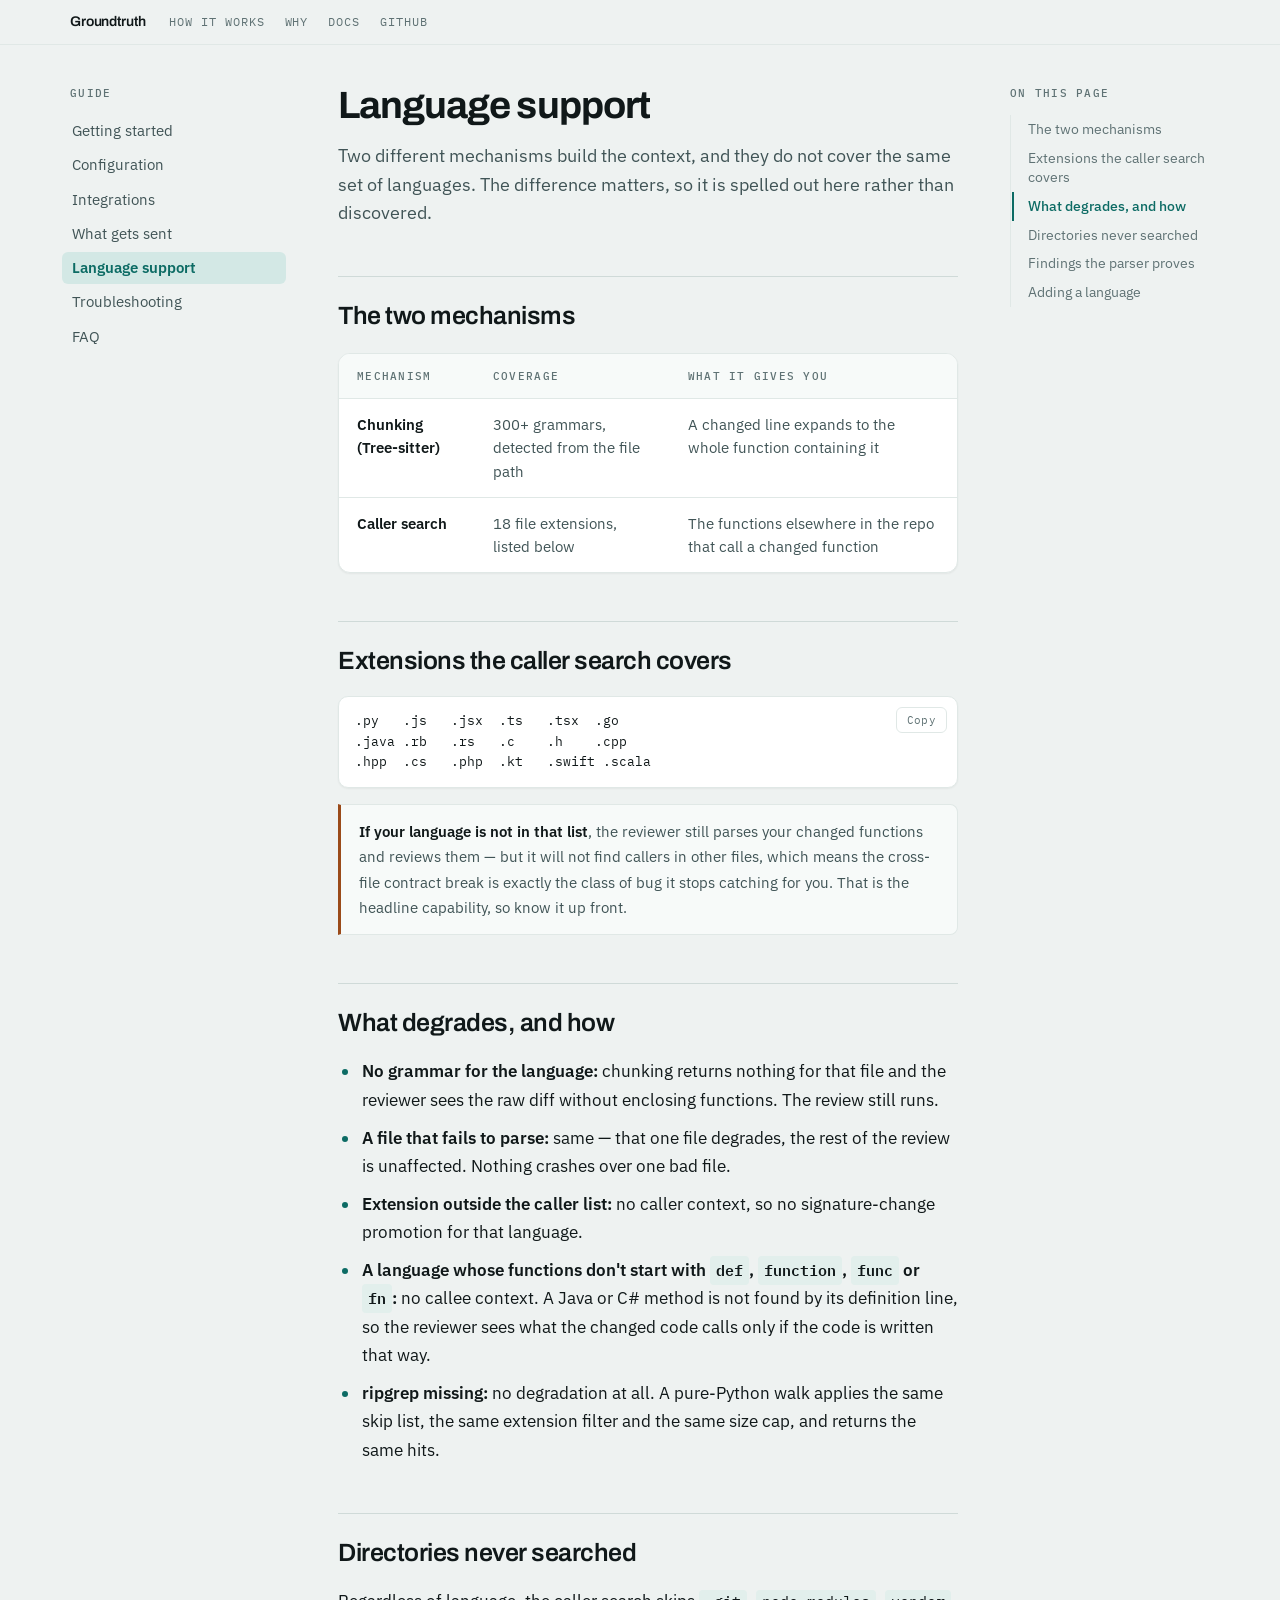
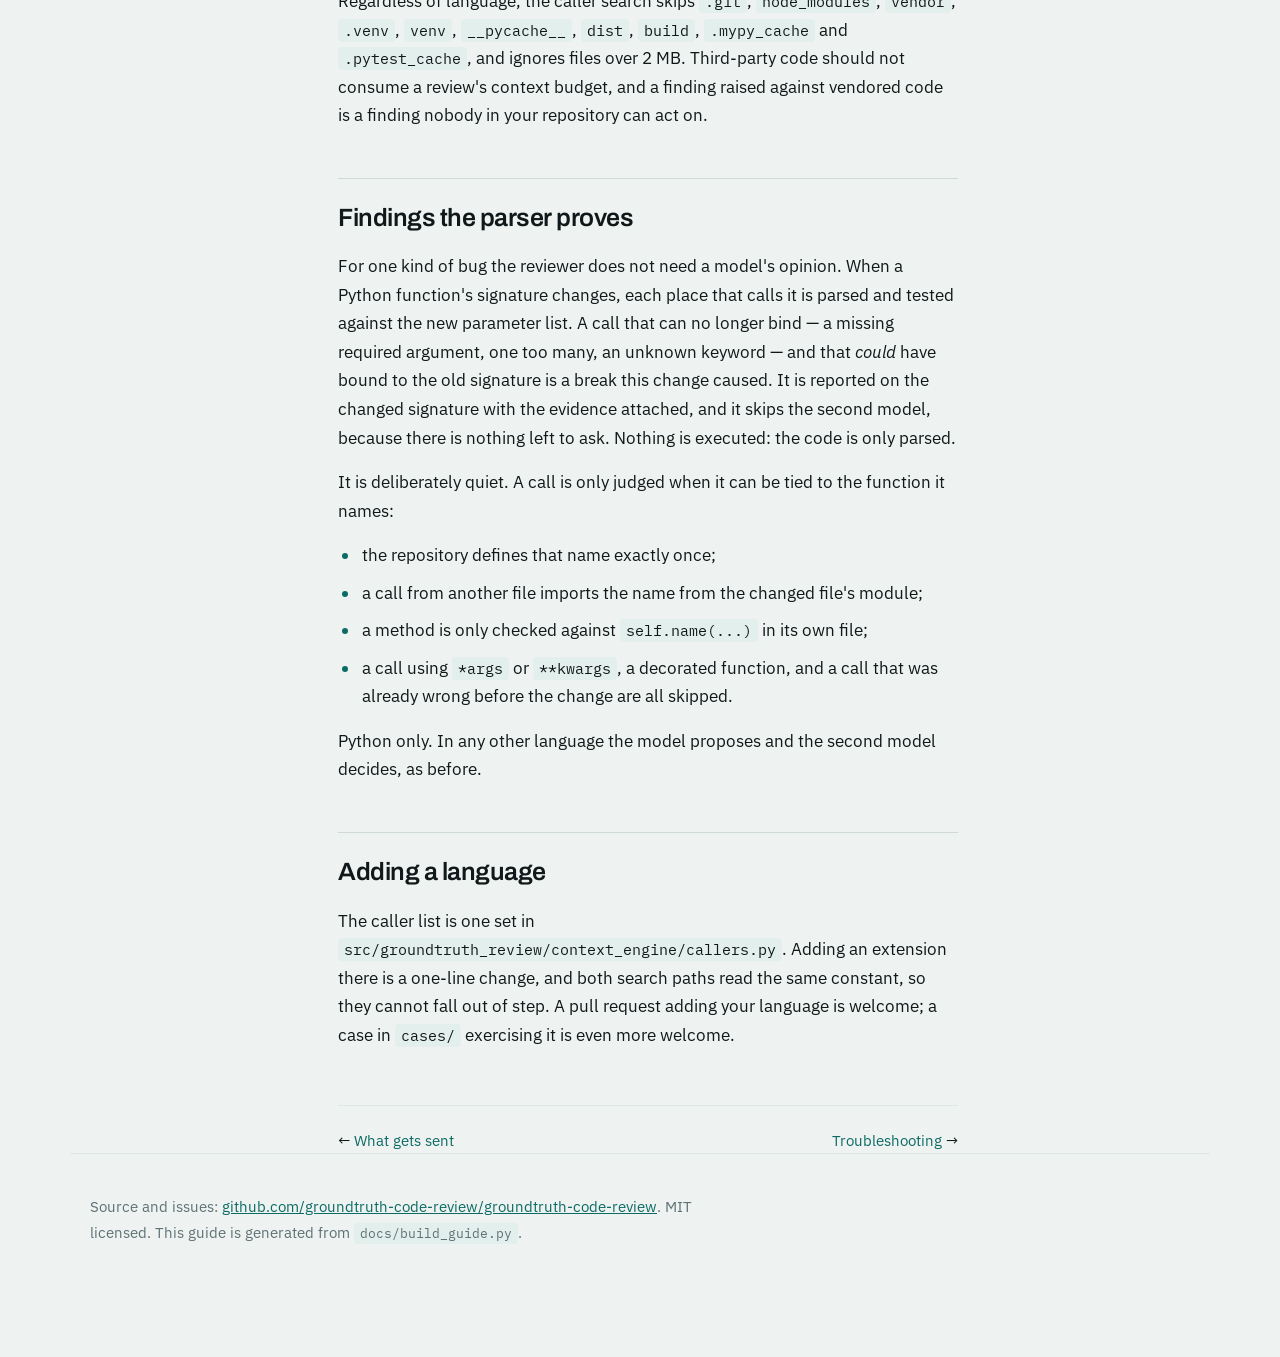
<file: docs/guide/languages.html>
<!doctype html>
<html lang="en">
<head>
<meta charset="utf-8">
<meta name="viewport" content="width=device-width, initial-scale=1, viewport-fit=cover">
<title>Language support &middot; Groundtruth</title>
<meta name="description" content="Which languages Groundtruth parses, which ones get cross-file caller context, and what degrades when yours is not covered.">
<meta name="color-scheme" content="light dark">
<meta property="og:title" content="Language support &middot; Groundtruth">
<meta property="og:description" content="Which languages Groundtruth parses, which ones get cross-file caller context, and what degrades when yours is not covered.">
<meta property="og:type" content="article">
<link rel="icon" href="data:image/svg+xml,%3Csvg xmlns='http://www.w3.org/2000/svg' viewBox='0 0 16 16'%3E%3Ccircle cx='7' cy='7' r='4.6' fill='none' stroke='%230c6b64' stroke-width='1.8'/%3E%3Cpath d='M10.4 10.4 L14 14' stroke='%230c6b64' stroke-width='1.8' stroke-linecap='round'/%3E%3C/svg%3E">
<link rel="stylesheet" href="https://fonts.googleapis.com/css2?family=Archivo:wght@500;600;700&family=IBM+Plex+Mono:wght@400;500&family=IBM+Plex+Sans:wght@400;500;600&display=swap">
<link rel="stylesheet" href="../assets/site.css">
</head>
<body>

<nav class="topbar">
  <div class="topbar-inner">
    <span class="brand"><a href="../index.html" style="color:inherit;text-decoration:none">Groundtruth</a></span>
    <span class="topnav">
      <a href="../index.html#stages">How it works</a>
      <a href="../index.html#why">Why</a>
      <a href="getting-started.html">Docs</a>
      <a href="https://github.com/groundtruth-code-review/groundtruth-code-review">GitHub</a>
    </span>
  </div>
</nav>

<div class="wrap">
  <div class="doc-layout with-toc">
    <aside class="sidebar">
      <h5>Guide</h5>
      <ul>
        <li><a href="getting-started.html">Getting started</a></li>
        <li><a href="configuration.html">Configuration</a></li>
        <li><a href="integrations.html">Integrations</a></li>
        <li><a href="what-gets-sent.html">What gets sent</a></li>
        <li><a href="languages.html" class="current">Language support</a></li>
        <li><a href="troubleshooting.html">Troubleshooting</a></li>
        <li><a href="faq.html">FAQ</a></li>
      </ul>
    </aside>

    <main class="doc-body prose">
<h1>Language support</h1>
      <p class="doc-lede">Two different mechanisms build the context, and they do not cover the same set of languages. The difference matters, so it is spelled out here rather than discovered.</p>

      <h2 id="the-two-mechanisms">The two mechanisms<a class="h-anchor" href="#the-two-mechanisms" aria-label="Link to this section">#</a></h2>
      <div class="tablewrap">
        <table>
          <thead><tr><th>Mechanism</th><th>Coverage</th><th>What it gives you</th></tr></thead>
          <tbody>
            <tr>
              <td>Chunking (Tree-sitter)</td>
              <td>300+ grammars, detected from the file path</td>
              <td>A changed line expands to the whole function containing it</td>
            </tr>
            <tr>
              <td>Caller search</td>
              <td>18 file extensions, listed below</td>
              <td>The functions elsewhere in the repo that call a changed function</td>
            </tr>
          </tbody>
        </table>
      </div>

      <h2 id="extensions-the-caller-search-covers">Extensions the caller search covers<a class="h-anchor" href="#extensions-the-caller-search-covers" aria-label="Link to this section">#</a></h2>
      <div class="code-box">
        <pre><code>.py   .js   .jsx  .ts   .tsx  .go
.java .rb   .rs   .c    .h    .cpp
.hpp  .cs   .php  .kt   .swift .scala</code></pre>
      </div>

      <div class="callout"><b>If your language is not in that list</b>, the reviewer still parses your changed functions and reviews them &mdash; but it will not find callers in other files, which means the cross-file contract break is exactly the class of bug it stops catching for you. That is the headline capability, so know it up front.</div>

      <h2 id="what-degrades-and-how">What degrades, and how<a class="h-anchor" href="#what-degrades-and-how" aria-label="Link to this section">#</a></h2>
      <ul>
        <li><b>No grammar for the language:</b> chunking returns nothing for that file and the reviewer sees the raw diff without enclosing functions. The review still runs.</li>
        <li><b>A file that fails to parse:</b> same &mdash; that one file degrades, the rest of the review is unaffected. Nothing crashes over one bad file.</li>
        <li><b>Extension outside the caller list:</b> no caller context, so no signature-change promotion for that language.</li>
        <li><b>A language whose functions don't start with <code>def</code>, <code>function</code>, <code>func</code> or <code>fn</code>:</b> no callee context. A Java or C# method is not found by its definition line, so the reviewer sees what the changed code calls only if the code is written that way.</li>
        <li><b>ripgrep missing:</b> no degradation at all. A pure-Python walk applies the same skip list, the same extension filter and the same size cap, and returns the same hits.</li>
      </ul>

      <h2 id="directories-never-searched">Directories never searched<a class="h-anchor" href="#directories-never-searched" aria-label="Link to this section">#</a></h2>
      <p>Regardless of language, the caller search skips <code>.git</code>, <code>node_modules</code>, <code>vendor</code>, <code>.venv</code>, <code>venv</code>, <code>__pycache__</code>, <code>dist</code>, <code>build</code>, <code>.mypy_cache</code> and <code>.pytest_cache</code>, and ignores files over 2&nbsp;MB. Third-party code should not consume a review's context budget, and a finding raised against vendored code is a finding nobody in your repository can act on.</p>

      <h2 id="findings-the-parser-proves">Findings the parser proves<a class="h-anchor" href="#findings-the-parser-proves" aria-label="Link to this section">#</a></h2>
      <p>For one kind of bug the reviewer does not need a model's opinion. When a Python function's signature changes, each place that calls it is parsed and tested against the new parameter list. A call that can no longer bind &mdash; a missing required argument, one too many, an unknown keyword &mdash; and that <i>could</i> have bound to the old signature is a break this change caused. It is reported on the changed signature with the evidence attached, and it skips the second model, because there is nothing left to ask. Nothing is executed: the code is only parsed.</p>
      <p>It is deliberately quiet. A call is only judged when it can be tied to the function it names:</p>
      <ul>
        <li>the repository defines that name exactly once;</li>
        <li>a call from another file imports the name from the changed file's module;</li>
        <li>a method is only checked against <code>self.name(...)</code> in its own file;</li>
        <li>a call using <code>*args</code> or <code>**kwargs</code>, a decorated function, and a call that was already wrong before the change are all skipped.</li>
      </ul>
      <p>Python only. In any other language the model proposes and the second model decides, as before.</p>

      <h2 id="adding-a-language">Adding a language<a class="h-anchor" href="#adding-a-language" aria-label="Link to this section">#</a></h2>
      <p>The caller list is one set in <code>src/groundtruth_review/context_engine/callers.py</code>. Adding an extension there is a one-line change, and both search paths read the same constant, so they cannot fall out of step. A pull request adding your language is welcome; a case in <code>cases/</code> exercising it is even more welcome.</p>
      <div class="doc-nextprev">
        <span>&larr; <a href="what-gets-sent.html">What gets sent</a></span>
        <span><a href="troubleshooting.html">Troubleshooting</a> &rarr;</span>
      </div>
    </main>
    <aside class="toc">
      <h5>On this page</h5>
      <ul>
          <li><a href="#the-two-mechanisms">The two mechanisms</a></li>
          <li><a href="#extensions-the-caller-search-covers">Extensions the caller search covers</a></li>
          <li><a href="#what-degrades-and-how">What degrades, and how</a></li>
          <li><a href="#directories-never-searched">Directories never searched</a></li>
          <li><a href="#findings-the-parser-proves">Findings the parser proves</a></li>
          <li><a href="#adding-a-language">Adding a language</a></li>
      </ul>
    </aside>
  </div>
</div>

<footer style="max-width:1140px;margin:0 auto;padding:40px 20px 0;border-top:1px solid var(--hair);font-size:15px;color:var(--muted)">
  <p style="max-width:68ch">
    Source and issues:
    <a href="https://github.com/groundtruth-code-review/groundtruth-code-review" style="color:var(--accent)">github.com/groundtruth-code-review/groundtruth-code-review</a>.
    MIT licensed. This guide is generated from <code>docs/build_guide.py</code>.
  </p>
</footer>

<script src="../assets/docs.js"></script>
</body>
</html>
</file>
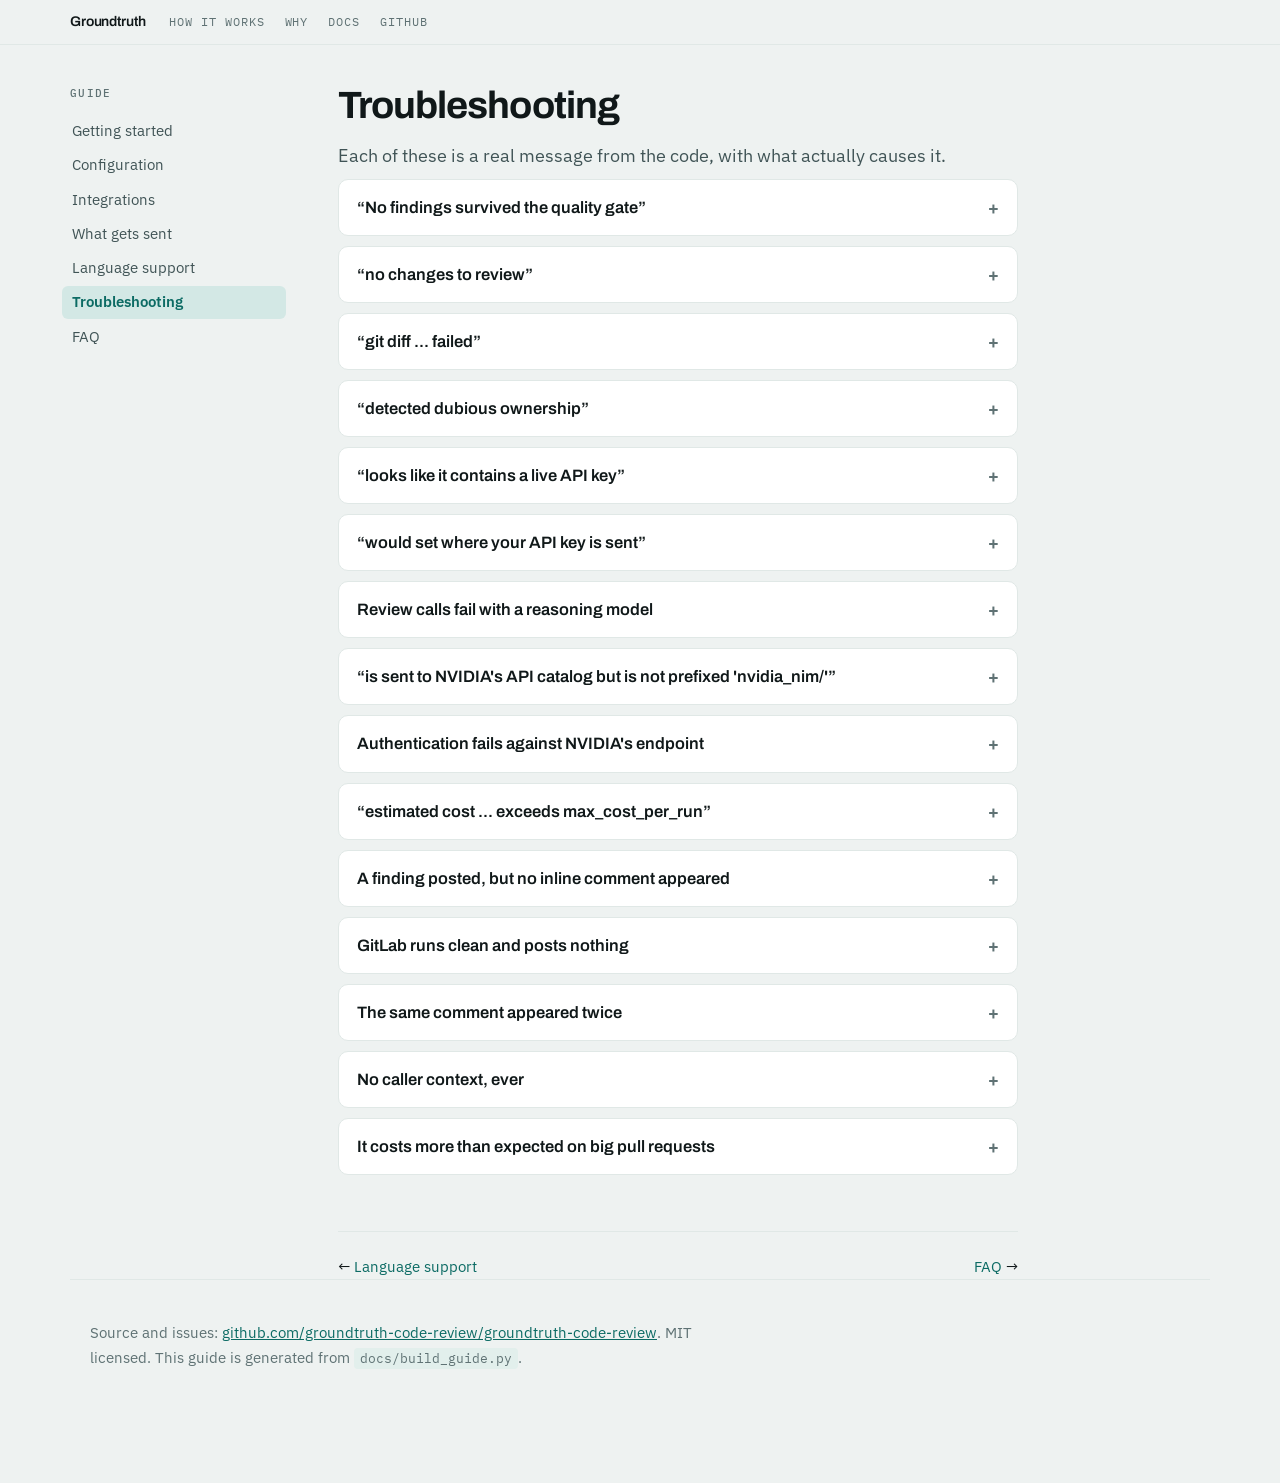
<file: docs/guide/troubleshooting.html>
<!doctype html>
<html lang="en">
<head>
<meta charset="utf-8">
<meta name="viewport" content="width=device-width, initial-scale=1, viewport-fit=cover">
<title>Troubleshooting &middot; Groundtruth</title>
<meta name="description" content="Why a review posted nothing, why a comment failed to place, and every other failure mode with its actual cause.">
<meta name="color-scheme" content="light dark">
<meta property="og:title" content="Troubleshooting &middot; Groundtruth">
<meta property="og:description" content="Why a review posted nothing, why a comment failed to place, and every other failure mode with its actual cause.">
<meta property="og:type" content="article">
<link rel="icon" href="data:image/svg+xml,%3Csvg xmlns='http://www.w3.org/2000/svg' viewBox='0 0 16 16'%3E%3Ccircle cx='7' cy='7' r='4.6' fill='none' stroke='%230c6b64' stroke-width='1.8'/%3E%3Cpath d='M10.4 10.4 L14 14' stroke='%230c6b64' stroke-width='1.8' stroke-linecap='round'/%3E%3C/svg%3E">
<link rel="stylesheet" href="https://fonts.googleapis.com/css2?family=Archivo:wght@500;600;700&family=IBM+Plex+Mono:wght@400;500&family=IBM+Plex+Sans:wght@400;500;600&display=swap">
<link rel="stylesheet" href="../assets/site.css">
</head>
<body>

<nav class="topbar">
  <div class="topbar-inner">
    <span class="brand"><a href="../index.html" style="color:inherit;text-decoration:none">Groundtruth</a></span>
    <span class="topnav">
      <a href="../index.html#stages">How it works</a>
      <a href="../index.html#why">Why</a>
      <a href="getting-started.html">Docs</a>
      <a href="https://github.com/groundtruth-code-review/groundtruth-code-review">GitHub</a>
    </span>
  </div>
</nav>

<div class="wrap">
  <div class="doc-layout">
    <aside class="sidebar">
      <h5>Guide</h5>
      <ul>
        <li><a href="getting-started.html">Getting started</a></li>
        <li><a href="configuration.html">Configuration</a></li>
        <li><a href="integrations.html">Integrations</a></li>
        <li><a href="what-gets-sent.html">What gets sent</a></li>
        <li><a href="languages.html">Language support</a></li>
        <li><a href="troubleshooting.html" class="current">Troubleshooting</a></li>
        <li><a href="faq.html">FAQ</a></li>
      </ul>
    </aside>

    <main class="doc-body prose">
<h1>Troubleshooting</h1>


      <p class="doc-lede">Each of these is a real message from the code, with what actually causes it.</p>

      

<details id="no-findings-survived-the-quality-gate">
  <summary>&ldquo;No findings survived the quality gate&rdquo;<a class="h-anchor" href="#no-findings-survived-the-quality-gate" aria-label="Link to this question">#</a></summary>
  <div class="details-body">
<p>Often correct &mdash; a clean diff should produce silence. To tell a clean diff from a misconfiguration, read the rest of that line:</p>
      <div class="code-box">
        <pre><code>No findings survived the quality gate &mdash; 4 dropped (3 low confidence, 1 hallucination).</code></pre>
      </div>
      <div class="tablewrap">
        <table class="compact">
          <thead><tr><th>Stage named</th><th>What happened</th><th>What to do</th></tr></thead>
          <tbody>
            <tr><td>(no drops at all)</td><td>The reviewer proposed nothing. Not a gate problem.</td><td>Check the context was assembled: re-run with <code>--dry-run --format text</code>. If the changed functions are missing, see <a href="languages.html">language support</a>.</td></tr>
            <tr><td>low confidence</td><td>Proposed, then scored below <code>min_confidence</code> once the skeptic's confidence was multiplied in.</td><td>Lower <code>min_confidence</code> toward 0.6 if you want more through.</td></tr>
            <tr><td>hallucination</td><td>The finding quoted code that is not in the diff or the context. It was dropped before any paid call.</td><td>Nothing &mdash; this is the gate doing its job. Frequent hits suggest a weaker model on stage 4.</td></tr>
            <tr><td>bad location</td><td>The quote was real, the line number was not inside a changed hunk.</td><td>Nothing. The comment could not have been placed anyway.</td></tr>
            <tr><td>dedupe</td><td>Already posted on this pull request in an earlier run.</td><td>Nothing. This is what stops repeat comments on every push.</td></tr>
          </tbody>
        </table>
      </div>
  </div>
</details>

<details id="no-changes-to-review">
  <summary>&ldquo;no changes to review&rdquo;<a class="h-anchor" href="#no-changes-to-review" aria-label="Link to this question">#</a></summary>
  <div class="details-body">
<p>The diff came back empty. Either the base ref is wrong, or the branch really has no changes against it. On CI, the usual cause is a shallow clone: the job has no base commit, so the diff is empty rather than an error.</p>
  </div>
</details>

<details id="git-diff-failed">
  <summary>&ldquo;git diff ... failed&rdquo;<a class="h-anchor" href="#git-diff-failed" aria-label="Link to this question">#</a></summary>
  <div class="details-body">
<p>A <code>GitError</code> carrying git's own message. Almost always a shallow clone. Set <code>fetch-depth: 0</code> on GitHub, <code>GIT_DEPTH: 0</code> on GitLab, or <code>clone: depth: full</code> on Bitbucket.</p>
  </div>
</details>

<details id="detected-dubious-ownership">
  <summary>&ldquo;detected dubious ownership&rdquo;<a class="h-anchor" href="#detected-dubious-ownership" aria-label="Link to this question">#</a></summary>
  <div class="details-body">
<p>Git refusing to operate on a checkout owned by a different user, which happens when a container runs as a non-root user against a mounted workspace. The published image already marks mounted paths as safe; if you built your own, add <code>git config --system --add safe.directory '*'</code> to it.</p>
  </div>
</details>

<details id="looks-like-it-contains-a-live-api-key">
  <summary>&ldquo;looks like it contains a live API key&rdquo;<a class="h-anchor" href="#looks-like-it-contains-a-live-api-key" aria-label="Link to this question">#</a></summary>
  <div class="details-body">
<p>A <code>ConfigError</code>, naming the field. Something key-shaped is in <code>.groundtruth.yml</code>. Move it to an environment variable &mdash; that check is what makes the config file safe to commit, so it fails loudly rather than skipping quietly.</p>
  </div>
</details>

<details id="would-set-where-your-api-key-is-sent">
  <summary>&ldquo;would set where your API key is sent&rdquo;<a class="h-anchor" href="#would-set-where-your-api-key-is-sent" aria-label="Link to this question">#</a></summary>
  <div class="details-body">
<p>A <code>ConfigError</code>: <code>.groundtruth.yml</code> names an endpoint (<code>llm_base_url</code>, <code>base_url</code>, <code>api_base</code>, or a per-stage one). Endpoints are refused in that file because the pull request under review can edit it. Move the value to <code>GROUNDTRUTH_BASE_URL</code> in the environment or <code>--base-url</code> on the command line. See <a href="configuration.html">configuration</a> for why.</p>
  </div>
</details>

<details id="review-calls-fail-with-a-reasoning-model">
  <summary>Review calls fail with a reasoning model<a class="h-anchor" href="#review-calls-fail-with-a-reasoning-model" aria-label="Link to this question">#</a></summary>
  <div class="details-body">
<p>The run reports failed calls, but the key and endpoint are right. Reasoning models spend part of <code>max_tokens</code> thinking, so the default 4096 can run out before the JSON is finished &mdash; and a reply cut off mid-object cannot be parsed. Raise it in <code>model_params</code>, and set <code>temperature: 1</code> if the model's own documentation asks for it. See <a href="configuration.html">sampling settings</a>.</p>
  </div>
</details>

<details id="is-sent-to-nvidia-s-api-catalog-but-is-not-prefixed-nvidia-nim">
  <summary>&ldquo;is sent to NVIDIA's API catalog but is not prefixed 'nvidia_nim/'&rdquo;<a class="h-anchor" href="#is-sent-to-nvidia-s-api-catalog-but-is-not-prefixed-nvidia-nim" aria-label="Link to this question">#</a></summary>
  <div class="details-body">
<p>The model name is missing its provider prefix. NVIDIA's ids include their vendor, so <code>openai/gpt-oss-20b</code> is read as provider <code>openai</code>, model <code>gpt-oss-20b</code> &mdash; the wrong provider, the wrong key, and a model NVIDIA does not serve. Put <code>nvidia_nim/</code> in front of the whole id: <code>nvidia_nim/openai/gpt-oss-20b</code>. The error names the corrected spelling.</p>
  </div>
</details>

<details id="authentication-fails-against-nvidia-s-endpoint">
  <summary>Authentication fails against NVIDIA's endpoint<a class="h-anchor" href="#authentication-fails-against-nvidia-s-endpoint" aria-label="Link to this question">#</a></summary>
  <div class="details-body">
<p>Two usual causes. The key variable is <code>NVIDIA_NIM_API_KEY</code>, not <code>OPENAI_API_KEY</code>, even though the endpoint speaks the OpenAI protocol. And the base URL must be exactly <code>https://integrate.api.nvidia.com/v1</code> &mdash; LiteLLM recognizes it by exact string. Groundtruth trims a trailing slash for you, but a different path will fall back to generic OpenAI handling and read the wrong key.</p>
  </div>
</details>

<details id="estimated-cost-exceeds-max-cost-per-run">
  <summary>&ldquo;estimated cost ... exceeds max_cost_per_run&rdquo;<a class="h-anchor" href="#estimated-cost-exceeds-max-cost-per-run" aria-label="Link to this question">#</a></summary>
  <div class="details-body">
<p>The run stopped before spending past your ceiling. The message names which phase it stopped at, because the ceiling is re-checked before the verification pass and again before the summary &mdash; the number of those calls is not knowable until the review returns. Raise the ceiling, shrink the diff, or inspect with <code>--dry-run</code>.</p>
  </div>
</details>

<details id="a-finding-posted-but-no-inline-comment-appeared">
  <summary>A finding posted, but no inline comment appeared<a class="h-anchor" href="#a-finding-posted-but-no-inline-comment-appeared" aria-label="Link to this question">#</a></summary>
  <div class="details-body">
<p>The adapter logs a warning and continues. Usually a force-push race: the head commit moved between the review and the post, so the platform no longer considers that line part of the diff. The summary comment still lists the finding. Re-running on the new head resolves it.</p>
  </div>
</details>

<details id="gitlab-runs-clean-and-posts-nothing">
  <summary>GitLab runs clean and posts nothing<a class="h-anchor" href="#gitlab-runs-clean-and-posts-nothing" aria-label="Link to this question">#</a></summary>
  <div class="details-body">
<p>Almost always the token. <code>CI_JOB_TOKEN</code> cannot post notes on a merge request. Use a project access token with the <code>api</code> scope as <code>GROUNDTRUTH_GITLAB_TOKEN</code>.</p>
  </div>
</details>

<details id="the-same-comment-appeared-twice">
  <summary>The same comment appeared twice<a class="h-anchor" href="#the-same-comment-appeared-twice" aria-label="Link to this question">#</a></summary>
  <div class="details-body">
<p>The review's memory lives in a hidden marker inside its own summary comment. If that comment is deleted, the memory goes with it and the next run has no way to know what it already said. Edit the summary comment freely &mdash; just do not delete it.</p>
  </div>
</details>

<details id="no-caller-context-ever">
  <summary>No caller context, ever<a class="h-anchor" href="#no-caller-context-ever" aria-label="Link to this question">#</a></summary>
  <div class="details-body">
<p>Check your file extension against the <a href="languages.html">18 the caller search covers</a>. Outside that list you get enclosing functions but no cross-file callers.</p>
  </div>
</details>

<details id="it-costs-more-than-expected-on-big-pull-requests">
  <summary>It costs more than expected on big pull requests<a class="h-anchor" href="#it-costs-more-than-expected-on-big-pull-requests" aria-label="Link to this question">#</a></summary>
  <div class="details-body">
<p>Stage 4 makes one call per changed file, so cost scales with files touched, not with repository size. A file whose diff exceeds <code>max_diff_tokens_per_call</code> is split into hunk groups, adding calls. Set <code>max_cost_per_run</code> to make that a hard stop rather than a surprise, and split the tiers so only stage 4 uses the expensive model.</p>
  </div>
</details>
      <div class="doc-nextprev">
        <span>&larr; <a href="languages.html">Language support</a></span>
        <span><a href="faq.html">FAQ</a> &rarr;</span>
      </div>
    </main>

  </div>
</div>

<footer style="max-width:1140px;margin:0 auto;padding:40px 20px 0;border-top:1px solid var(--hair);font-size:15px;color:var(--muted)">
  <p style="max-width:68ch">
    Source and issues:
    <a href="https://github.com/groundtruth-code-review/groundtruth-code-review" style="color:var(--accent)">github.com/groundtruth-code-review/groundtruth-code-review</a>.
    MIT licensed. This guide is generated from <code>docs/build_guide.py</code>.
  </p>
</footer>

<script src="../assets/docs.js"></script>
</body>
</html>
</file>
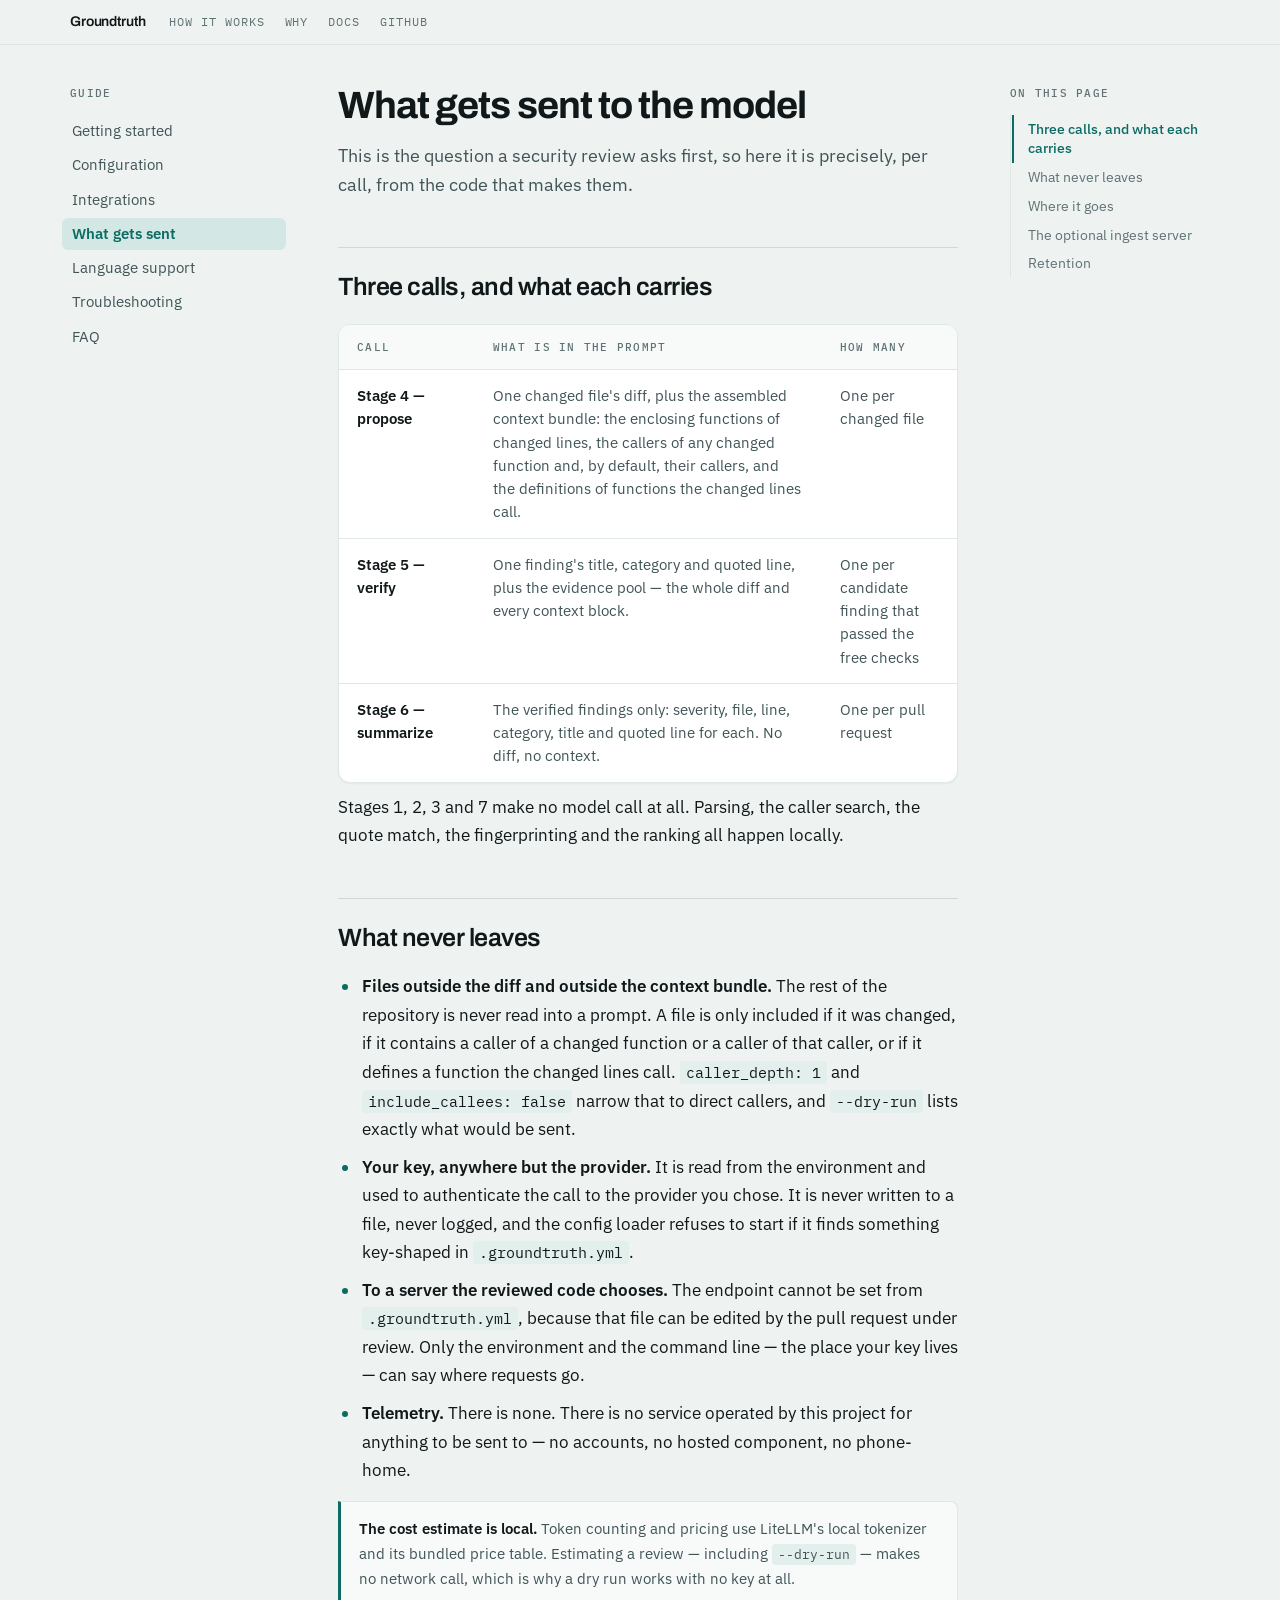
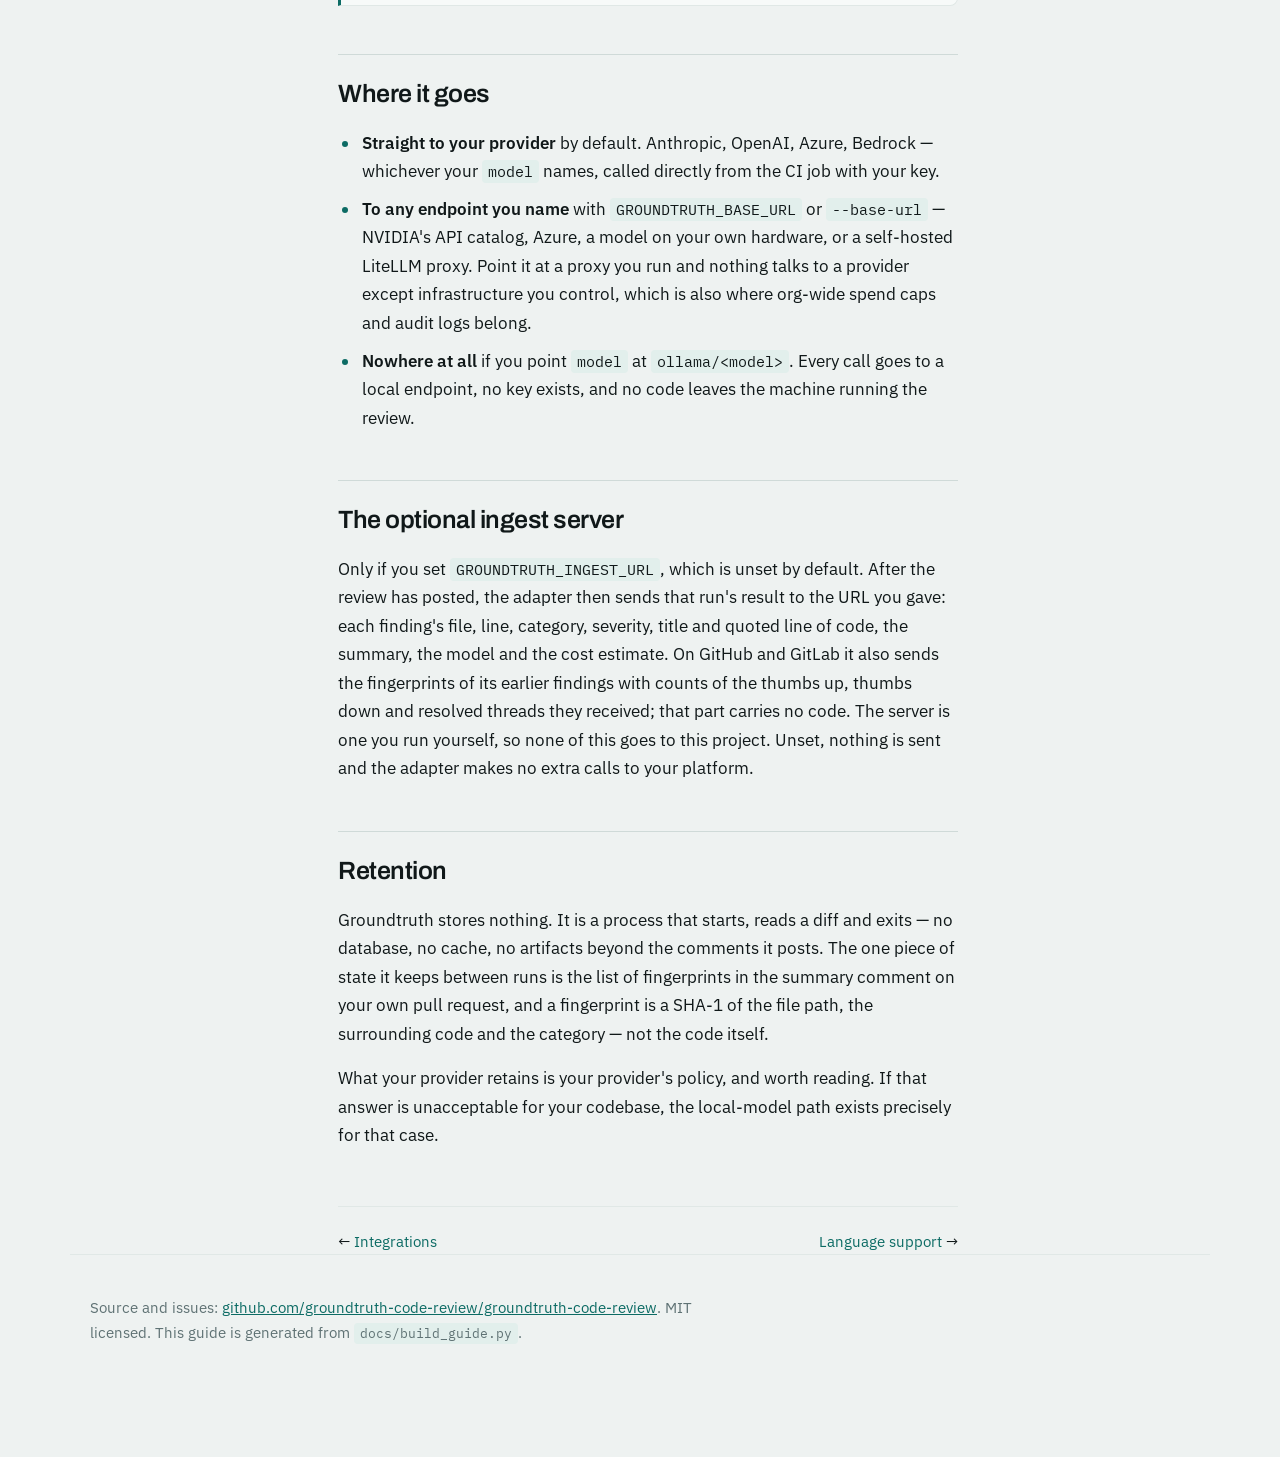
<file: docs/guide/what-gets-sent.html>
<!doctype html>
<html lang="en">
<head>
<meta charset="utf-8">
<meta name="viewport" content="width=device-width, initial-scale=1, viewport-fit=cover">
<title>What gets sent &middot; Groundtruth</title>
<meta name="description" content="Exactly what leaves your repository on each model call, where it goes, and what never leaves at all.">
<meta name="color-scheme" content="light dark">
<meta property="og:title" content="What gets sent &middot; Groundtruth">
<meta property="og:description" content="Exactly what leaves your repository on each model call, where it goes, and what never leaves at all.">
<meta property="og:type" content="article">
<link rel="icon" href="data:image/svg+xml,%3Csvg xmlns='http://www.w3.org/2000/svg' viewBox='0 0 16 16'%3E%3Ccircle cx='7' cy='7' r='4.6' fill='none' stroke='%230c6b64' stroke-width='1.8'/%3E%3Cpath d='M10.4 10.4 L14 14' stroke='%230c6b64' stroke-width='1.8' stroke-linecap='round'/%3E%3C/svg%3E">
<link rel="stylesheet" href="https://fonts.googleapis.com/css2?family=Archivo:wght@500;600;700&family=IBM+Plex+Mono:wght@400;500&family=IBM+Plex+Sans:wght@400;500;600&display=swap">
<link rel="stylesheet" href="../assets/site.css">
</head>
<body>

<nav class="topbar">
  <div class="topbar-inner">
    <span class="brand"><a href="../index.html" style="color:inherit;text-decoration:none">Groundtruth</a></span>
    <span class="topnav">
      <a href="../index.html#stages">How it works</a>
      <a href="../index.html#why">Why</a>
      <a href="getting-started.html">Docs</a>
      <a href="https://github.com/groundtruth-code-review/groundtruth-code-review">GitHub</a>
    </span>
  </div>
</nav>

<div class="wrap">
  <div class="doc-layout with-toc">
    <aside class="sidebar">
      <h5>Guide</h5>
      <ul>
        <li><a href="getting-started.html">Getting started</a></li>
        <li><a href="configuration.html">Configuration</a></li>
        <li><a href="integrations.html">Integrations</a></li>
        <li><a href="what-gets-sent.html" class="current">What gets sent</a></li>
        <li><a href="languages.html">Language support</a></li>
        <li><a href="troubleshooting.html">Troubleshooting</a></li>
        <li><a href="faq.html">FAQ</a></li>
      </ul>
    </aside>

    <main class="doc-body prose">
<h1>What gets sent to the model</h1>
      <p class="doc-lede">This is the question a security review asks first, so here it is precisely, per call, from the code that makes them.</p>

      <h2 id="three-calls-and-what-each-carries">Three calls, and what each carries<a class="h-anchor" href="#three-calls-and-what-each-carries" aria-label="Link to this section">#</a></h2>
      <div class="tablewrap">
        <table>
          <thead><tr><th>Call</th><th>What is in the prompt</th><th>How many</th></tr></thead>
          <tbody>
            <tr>
              <td>Stage 4 &mdash; propose</td>
              <td>One changed file's diff, plus the assembled context bundle: the enclosing functions of changed lines, the callers of any changed function and, by default, their callers, and the definitions of functions the changed lines call.</td>
              <td>One per changed file</td>
            </tr>
            <tr>
              <td>Stage 5 &mdash; verify</td>
              <td>One finding's title, category and quoted line, plus the evidence pool &mdash; the whole diff and every context block.</td>
              <td>One per candidate finding that passed the free checks</td>
            </tr>
            <tr>
              <td>Stage 6 &mdash; summarize</td>
              <td>The verified findings only: severity, file, line, category, title and quoted line for each. No diff, no context.</td>
              <td>One per pull request</td>
            </tr>
          </tbody>
        </table>
      </div>
      <p>Stages 1, 2, 3 and 7 make no model call at all. Parsing, the caller search, the quote match, the fingerprinting and the ranking all happen locally.</p>

      <h2 id="what-never-leaves">What never leaves<a class="h-anchor" href="#what-never-leaves" aria-label="Link to this section">#</a></h2>
      <ul>
        <li><b>Files outside the diff and outside the context bundle.</b> The rest of the repository is never read into a prompt. A file is only included if it was changed, if it contains a caller of a changed function or a caller of that caller, or if it defines a function the changed lines call. <code>caller_depth: 1</code> and <code>include_callees: false</code> narrow that to direct callers, and <code>--dry-run</code> lists exactly what would be sent.</li>
        <li><b>Your key, anywhere but the provider.</b> It is read from the environment and used to authenticate the call to the provider you chose. It is never written to a file, never logged, and the config loader refuses to start if it finds something key-shaped in <code>.groundtruth.yml</code>.</li>
        <li><b>To a server the reviewed code chooses.</b> The endpoint cannot be set from <code>.groundtruth.yml</code>, because that file can be edited by the pull request under review. Only the environment and the command line &mdash; the place your key lives &mdash; can say where requests go.</li>
        <li><b>Telemetry.</b> There is none. There is no service operated by this project for anything to be sent to &mdash; no accounts, no hosted component, no phone-home.</li>
      </ul>

      <div class="callout ok"><b>The cost estimate is local.</b> Token counting and pricing use LiteLLM's local tokenizer and its bundled price table. Estimating a review &mdash; including <code>--dry-run</code> &mdash; makes no network call, which is why a dry run works with no key at all.</div>

      <h2 id="where-it-goes">Where it goes<a class="h-anchor" href="#where-it-goes" aria-label="Link to this section">#</a></h2>
      <ul>
        <li><b>Straight to your provider</b> by default. Anthropic, OpenAI, Azure, Bedrock &mdash; whichever your <code>model</code> names, called directly from the CI job with your key.</li>
        <li><b>To any endpoint you name</b> with <code>GROUNDTRUTH_BASE_URL</code> or <code>--base-url</code> &mdash; NVIDIA's API catalog, Azure, a model on your own hardware, or a self-hosted LiteLLM proxy. Point it at a proxy you run and nothing talks to a provider except infrastructure you control, which is also where org-wide spend caps and audit logs belong.</li>
        <li><b>Nowhere at all</b> if you point <code>model</code> at <code>ollama/&lt;model&gt;</code>. Every call goes to a local endpoint, no key exists, and no code leaves the machine running the review.</li>
      </ul>

      <h2 id="the-optional-ingest-server">The optional ingest server<a class="h-anchor" href="#the-optional-ingest-server" aria-label="Link to this section">#</a></h2>
      <p>Only if you set <code>GROUNDTRUTH_INGEST_URL</code>, which is unset by default. After the review has posted, the adapter then sends that run's result to the URL you gave: each finding's file, line, category, severity, title and quoted line of code, the summary, the model and the cost estimate. On GitHub and GitLab it also sends the fingerprints of its earlier findings with counts of the thumbs up, thumbs down and resolved threads they received; that part carries no code. The server is one you run yourself, so none of this goes to this project. Unset, nothing is sent and the adapter makes no extra calls to your platform.</p>

      <h2 id="retention">Retention<a class="h-anchor" href="#retention" aria-label="Link to this section">#</a></h2>
      <p>Groundtruth stores nothing. It is a process that starts, reads a diff and exits &mdash; no database, no cache, no artifacts beyond the comments it posts. The one piece of state it keeps between runs is the list of fingerprints in the summary comment on your own pull request, and a fingerprint is a SHA-1 of the file path, the surrounding code and the category &mdash; not the code itself.</p>
      <p>What your provider retains is your provider's policy, and worth reading. If that answer is unacceptable for your codebase, the local-model path exists precisely for that case.</p>
      <div class="doc-nextprev">
        <span>&larr; <a href="integrations.html">Integrations</a></span>
        <span><a href="languages.html">Language support</a> &rarr;</span>
      </div>
    </main>
    <aside class="toc">
      <h5>On this page</h5>
      <ul>
          <li><a href="#three-calls-and-what-each-carries">Three calls, and what each carries</a></li>
          <li><a href="#what-never-leaves">What never leaves</a></li>
          <li><a href="#where-it-goes">Where it goes</a></li>
          <li><a href="#the-optional-ingest-server">The optional ingest server</a></li>
          <li><a href="#retention">Retention</a></li>
      </ul>
    </aside>
  </div>
</div>

<footer style="max-width:1140px;margin:0 auto;padding:40px 20px 0;border-top:1px solid var(--hair);font-size:15px;color:var(--muted)">
  <p style="max-width:68ch">
    Source and issues:
    <a href="https://github.com/groundtruth-code-review/groundtruth-code-review" style="color:var(--accent)">github.com/groundtruth-code-review/groundtruth-code-review</a>.
    MIT licensed. This guide is generated from <code>docs/build_guide.py</code>.
  </p>
</footer>

<script src="../assets/docs.js"></script>
</body>
</html>
</file>
<file: docs/assets/site.css>
html { -webkit-text-size-adjust: 100%; }
  body { margin: 0; }
  img { max-width: 100%; }
  :root {
    --bg: #eef2f1;
    --surface: #ffffff;
    --raised: #f7faf9;
    --tint: #e2efec;
    --text: #101819;
    --soft: #405456;
    --muted: #5f7274;
    --line: #cfdad8;
    --hair: #e0e8e6;
    --accent: #0c6b64;
    --accent-soft: #d3e8e5;
    --flag: #9a4a19;
    --shadow-sm: 0 1px 2px rgba(16, 24, 25, .05);
    --shadow-md: 0 1px 3px rgba(16, 24, 25, .06), 0 8px 24px -12px rgba(16, 24, 25, .16);
    --display: "Archivo", "Helvetica Neue", Arial, sans-serif;
    --body: "IBM Plex Sans", system-ui, -apple-system, sans-serif;
    --mono: "IBM Plex Mono", ui-monospace, "SF Mono", Menlo, monospace;
    --measure: 68ch;
  }
  @media (prefers-color-scheme: dark) {
    :root:not([data-theme="light"]) {
      --bg: #0a1011;
      --surface: #121a1b;
      --raised: #16201f;
      --tint: #16292a;
      --text: #e8efed;
      --soft: #b6c5c5;
      --muted: #91a3a4;
      --line: #2b3a3b;
      --hair: #223031;
      --accent: #5bd3c6;
      --accent-soft: #1b3a38;
      --flag: #e39a63;
      --shadow-sm: 0 1px 2px rgba(0, 0, 0, .35);
      --shadow-md: 0 1px 3px rgba(0, 0, 0, .4), 0 10px 30px -14px rgba(0, 0, 0, .7);
    }
  }
  :root[data-theme="dark"] {
    --bg: #0a1011;
    --surface: #121a1b;
    --raised: #16201f;
    --tint: #16292a;
    --text: #e8efed;
    --soft: #b6c5c5;
    --muted: #91a3a4;
    --line: #2b3a3b;
    --hair: #223031;
    --accent: #5bd3c6;
    --accent-soft: #1b3a38;
    --flag: #e39a63;
    --shadow-sm: 0 1px 2px rgba(0, 0, 0, .35);
    --shadow-md: 0 1px 3px rgba(0, 0, 0, .4), 0 10px 30px -14px rgba(0, 0, 0, .7);
  }

  * { box-sizing: border-box; }

  body {
    background: var(--bg);
    color: var(--text);
    font-family: var(--body);
    font-size: 17px;
    line-height: 1.68;
    padding-inline: 20px;
    padding-block: 0 96px;
    -webkit-font-smoothing: antialiased;
    text-rendering: optimizeLegibility;
  }
  ::selection { background: var(--accent-soft); }
  :focus-visible { outline: 2px solid var(--accent); outline-offset: 3px; border-radius: 2px; }

  .wrap { max-width: 1140px; margin: 0 auto; }
  .prose { max-width: var(--measure); }

  /* ---- sticky nav ---- */
  .topbar {
    position: sticky;
    top: env(safe-area-inset-top, 0px);
    z-index: 5;
    margin-inline: -20px;
    padding: 10px 20px;
    background: color-mix(in srgb, var(--bg) 88%, transparent);
    backdrop-filter: blur(8px);
    border-bottom: 1px solid var(--hair);
  }
  .topbar-inner {
    max-width: 1140px;
    margin: 0 auto;
    display: flex;
    align-items: center;
    gap: 24px;
    overflow-x: auto;
    scrollbar-width: none;
  }
  .topbar-inner::-webkit-scrollbar { display: none; }
  .brand {
    font-family: var(--display);
    font-weight: 600;
    font-size: 14px;
    letter-spacing: -.01em;
    white-space: nowrap;
  }
  .topnav { display: flex; gap: 20px; white-space: nowrap; }
  .topnav a {
    font-family: var(--mono);
    font-size: 11.5px;
    letter-spacing: .08em;
    text-transform: uppercase;
    color: var(--muted);
    text-decoration: none;
    padding-block: 2px;
    border-bottom: 1px solid transparent;
  }
  .topnav a:hover { color: var(--text); border-bottom-color: var(--accent); }

  /* ---- masthead ---- */
  header.masthead { padding-block: 64px 40px; }
  .masthead > * { max-width: 62ch; }
  .eyebrow {
    font-family: var(--mono);
    font-size: 11.5px;
    letter-spacing: .16em;
    text-transform: uppercase;
    color: var(--accent);
    margin: 0 0 18px;
  }
  h1 {
    font-family: var(--display);
    font-weight: 700;
    font-size: clamp(34px, 7vw, 52px);
    line-height: 1.04;
    letter-spacing: -.028em;
    margin: 0 0 20px;
    text-wrap: balance;
  }
  .lede { font-size: 19px; line-height: 1.6; margin: 0; color: var(--text); }
  .lede + .lede { margin-top: 16px; color: var(--soft); font-size: 17px; }

  /* ---- headings ---- */
  h2 {
    font-family: var(--display);
    font-weight: 600;
    font-size: clamp(24px, 3.4vw, 30px);
    line-height: 1.18;
    letter-spacing: -.02em;
    margin: 0 0 20px;
    padding-top: 28px;
    border-top: 1px solid var(--line);
    text-wrap: balance;
    scroll-margin-top: 80px;
  }
  h2:not(:first-child) { margin-top: 68px; }
  h3 {
    font-family: var(--display);
    font-weight: 600;
    font-size: 19px;
    letter-spacing: -.01em;
    line-height: 1.3;
    margin: 42px 0 12px;
    display: flex;
    align-items: center;
    gap: 12px;
    scroll-margin-top: 80px;
  }
  h3 .num {
    flex: 0 0 auto;
    display: inline-grid;
    place-items: center;
    width: 30px;
    height: 30px;
    border-radius: 50%;
    background: var(--accent-soft);
    color: var(--accent);
    font-family: var(--mono);
    font-weight: 500;
    font-size: 11.5px;
    letter-spacing: 0;
  }

  /* ---- text ---- */
  p { margin: 0 0 16px; }
  .why {
    background: var(--raised);
    border-left: 3px solid var(--accent);
    border-radius: 0 6px 6px 0;
    padding: 14px 18px;
    margin: 0 0 16px;
    color: var(--soft);
    font-size: 16px;
  }
  .why b { color: var(--text); font-weight: 600; }
  ul { margin: 0 0 16px; padding-left: 22px; }
  li { margin-bottom: 9px; padding-left: 2px; }
  li::marker { color: var(--accent); }
  b, strong { font-weight: 600; }
  code {
    font-family: var(--mono);
    font-size: .86em;
    background: var(--tint);
    padding: 2px 6px;
    border-radius: 4px;
  }

  /* ---- figure ---- */
  figure { margin: 8px 0 0; }
  .scroller {
    overflow-x: auto;
    border: 1px solid var(--hair);
    border-radius: 12px;
    background: var(--surface);
    box-shadow: var(--shadow-md);
    padding: 14px 16px;
  }
  .scroller svg { display: block; min-width: 860px; width: 100%; height: auto; }
  figcaption {
    font-size: 15px;
    line-height: 1.6;
    color: var(--soft);
    margin-top: 16px;
    max-width: var(--measure);
  }
  figcaption b { color: var(--text); }
  .hint {
    font-family: var(--mono);
    font-size: 11.5px;
    letter-spacing: .14em;
    text-transform: uppercase;
    color: var(--muted);
    margin: 0 0 10px;
    max-width: var(--measure);
  }

  /* ---- diagram marks ---- */
  .box { fill: var(--surface); stroke: var(--line); stroke-width: 1.2; }
  .box.live { animation: pulse 14s linear infinite; animation-delay: calc(var(--i) * 2s); }
  .s-num { font-family: var(--mono); font-size: 11px; fill: var(--accent); letter-spacing: .08em; }
  .s-name { font-family: var(--display); font-size: 15px; font-weight: 600; fill: var(--text); }
  .s-tech { font-family: var(--mono); font-size: 10.5px; fill: var(--muted); }
  .wire { stroke: var(--line); stroke-width: 1.2; fill: none; }
  .hand { font-family: var(--mono); font-size: 10px; fill: var(--muted); }
  .aside-label { font-family: var(--mono); font-size: 10.5px; fill: var(--muted); }
  .pill { fill: var(--tint); stroke: var(--line); stroke-width: 1.2; }
  .pill-text { font-family: var(--display); font-size: 13px; font-weight: 600; fill: var(--text); }
  .drop { stroke: var(--flag); stroke-width: 1.2; fill: none; stroke-dasharray: 3 4; }
  .drop-text { font-family: var(--mono); font-size: 10px; fill: var(--flag); }
  .packet { fill: var(--accent); animation: travel 14s linear infinite; animation-delay: calc(var(--i) * 2s); opacity: 0; }
  .call { stroke: var(--accent); stroke-width: 1.4; fill: none; }
  .call-label { font-family: var(--mono); font-size: 10px; fill: var(--accent); }
  .tag { fill: none; stroke: var(--muted); stroke-width: 1; stroke-dasharray: 4 3; }
  .tag-text { font-family: var(--mono); font-size: 9.5px; fill: var(--muted); letter-spacing: .02em; }
  .packet.up { animation-name: call-out; }
  .packet.down { animation-name: call-back; }

  @keyframes call-out {
    0%, 0.9% { opacity: 0; transform: translateY(0); }
    1.7% { opacity: 1; }
    4.3% { opacity: 1; }
    5.14% { opacity: 0; transform: translateY(-52px); }
    100% { opacity: 0; transform: translateY(-52px); }
  }
  @keyframes call-back {
    0%, 5.14% { opacity: 0; transform: translateY(-52px); }
    6% { opacity: 1; }
    8% { opacity: 1; }
    9.4% { opacity: 0; transform: translateY(0); }
    100% { opacity: 0; transform: translateY(0); }
  }
  @keyframes travel {
    0%, 8.571% { opacity: 0; transform: translateX(0); }
    10% { opacity: 1; }
    13% { opacity: 1; }
    14.286% { opacity: 0; transform: translateX(68px); }
    100% { opacity: 0; transform: translateX(68px); }
  }
  @keyframes pulse {
    0%, 8.571% { stroke: var(--accent); stroke-width: 2; fill: var(--tint); }
    12%, 100% { stroke: var(--line); stroke-width: 1.2; fill: var(--surface); }
  }
  @media (prefers-reduced-motion: reduce) {
    .packet { animation: none; opacity: 1; }
    .box.live { animation: none; }
    * { scroll-behavior: auto; }
  }

  /* ---- worked example ---- */
  .step {
    font-family: var(--mono);
    font-size: 11px;
    letter-spacing: .12em;
    text-transform: uppercase;
    color: var(--accent);
    margin: 30px 0 8px;
  }
  pre {
    position: relative;
    margin: 0 0 16px;
    padding: 14px 90px 14px 16px;
    background: var(--surface);
    border: 1px solid var(--hair);
    border-radius: 10px;
    box-shadow: var(--shadow-sm);
    overflow-x: auto;
    font-family: var(--mono);
    font-size: 13px;
    line-height: 1.6;
    max-width: 940px;
    tab-size: 2;
  }
  pre code { background: none; padding: 0; font-size: inherit; }
  pre .add { color: var(--accent); }
  pre .del { color: var(--flag); }
  .note { font-size: 15px; color: var(--muted); margin: 0 0 16px; max-width: var(--measure); }

  /* ---- tables ---- */
  .tablewrap {
    overflow-x: auto;
    margin: 22px 0 10px;
    max-width: 940px;
    border: 1px solid var(--hair);
    border-radius: 12px;
    background: var(--surface);
    box-shadow: var(--shadow-sm);
  }
  table {
    border-collapse: collapse;
    width: 100%;
    min-width: 600px;
    font-size: 15px;
    line-height: 1.55;
    font-variant-numeric: tabular-nums;
  }
  th, td {
    text-align: left;
    vertical-align: top;
    padding: 14px 18px;
    border-bottom: 1px solid var(--hair);
  }
  th {
    font-family: var(--mono);
    font-weight: 500;
    font-size: 10.5px;
    letter-spacing: .12em;
    text-transform: uppercase;
    color: var(--muted);
    background: var(--raised);
    white-space: nowrap;
  }
  td:first-child { font-weight: 600; width: 22%; }
  td:not(:first-child) { color: var(--soft); }
  tbody tr:last-child th, tbody tr:last-child td { border-bottom: none; }
  tbody tr:hover td { background: var(--raised); }

  html { scroll-behavior: smooth; }

  /* ---- hero ---- */
  .hero {
    display: grid;
    grid-template-columns: minmax(0, 1.08fr) minmax(0, 0.92fr);
    gap: 48px;
    align-items: center;
    padding-block: 56px 40px;
  }
  @media (max-width: 860px) {
    .hero { grid-template-columns: 1fr; gap: 36px; padding-block: 36px 28px; }
  }
  .hero h1 {
    font-family: var(--display);
    font-weight: 700;
    font-size: clamp(32px, 4.6vw, 50px);
    line-height: 1.05;
    letter-spacing: -.028em;
    margin: 0 0 18px;
    text-wrap: balance;
  }
  .hero .lede { font-size: 18px; line-height: 1.6; color: var(--soft); max-width: 52ch; margin: 0 0 26px; }
  .cta-row { display: flex; flex-wrap: wrap; gap: 12px; margin-bottom: 30px; }
  .btn {
    display: inline-flex;
    align-items: center;
    gap: 8px;
    font-family: var(--display);
    font-weight: 600;
    font-size: 15px;
    padding: 12px 20px;
    border-radius: 8px;
    text-decoration: none;
    border: 1px solid transparent;
    cursor: pointer;
  }
  .btn-primary { background: var(--accent); color: var(--bg); }
  .btn-primary:hover { opacity: .92; }
  :root[data-theme="dark"] .btn-primary, :root:not([data-theme="light"]) .btn-primary { color: #06110f; }
  @media (prefers-color-scheme: dark) { :root:not([data-theme="light"]) .btn-primary { color: #06110f; } }
  .btn-secondary { background: var(--surface); color: var(--text); border-color: var(--line); }
  .btn-secondary:hover { border-color: var(--accent); color: var(--accent); }
  .btn svg { width: 16px; height: 16px; flex: none; }

  .stat-bar {
    display: flex;
    flex-wrap: wrap;
    gap: 10px;
    padding-bottom: 4px;
  }
  .stat {
    display: flex;
    flex-direction: column;
    gap: 2px;
    padding: 10px 16px;
    background: var(--raised);
    border: 1px solid var(--hair);
    border-radius: 8px;
    min-width: 118px;
  }
  .stat b { font-family: var(--display); font-size: 17px; font-weight: 700; letter-spacing: -.01em; }
  .stat span { font-family: var(--mono); font-size: 10.5px; letter-spacing: .04em; color: var(--muted); text-transform: uppercase; }

  /* ---- mock PR comment ---- */
  .pr-card {
    border: 1px solid var(--hair);
    border-radius: 10px;
    background: var(--surface);
    box-shadow: var(--shadow-md);
    overflow: hidden;
    font-size: 14px;
  }
  .pr-card-head {
    display: flex;
    align-items: center;
    gap: 10px;
    padding: 12px 16px;
    border-bottom: 1px solid var(--hair);
    background: var(--raised);
  }
  .pr-avatar {
    width: 24px; height: 24px; border-radius: 6px; flex: none;
    background: var(--accent-soft);
    display: grid; place-items: center;
    color: var(--accent);
  }
  .pr-avatar svg { width: 14px; height: 14px; }
  .pr-card-head b { font-size: 13.5px; }
  .pr-card-head .bot-tag {
    font-family: var(--mono); font-size: 10px; letter-spacing: .04em;
    color: var(--muted); background: var(--tint); padding: 1px 6px; border-radius: 4px;
  }
  .pr-card-head .when { margin-left: auto; font-size: 12px; color: var(--muted); }
  .pr-card-body { padding: 14px 16px 16px; }
  .pr-sev-row { display: flex; align-items: center; gap: 8px; margin-bottom: 8px; flex-wrap: wrap; }
  .pr-sev {
    font-family: var(--mono); font-size: 10.5px; font-weight: 500; letter-spacing: .06em;
    padding: 2px 8px; border-radius: 999px; text-transform: uppercase;
    color: var(--flag); border: 1px solid var(--flag);
  }
  .pr-conf { font-family: var(--mono); font-size: 11.5px; color: var(--muted); }
  .pr-title { font-weight: 600; margin: 0 0 10px; line-height: 1.45; }
  .pr-diff {
    font-family: var(--mono); font-size: 12.5px; line-height: 1.6;
    background: var(--raised); border: 1px solid var(--hair); border-radius: 6px;
    padding: 8px 12px; overflow-x: auto;
  }
  .pr-diff .add { color: var(--accent); }
  .pr-card-foot {
    padding: 10px 16px; border-top: 1px solid var(--hair);
    font-size: 12px; color: var(--muted);
  }
  .pr-card-foot code { font-size: 11px; }

  /* ---- compare ---- */
  .compare {
    display: grid;
    grid-template-columns: 1fr 1fr;
    gap: 1px;
    background: var(--hair);
    border: 1px solid var(--hair);
    border-radius: 10px;
    overflow: hidden;
    margin: 22px 0 8px;
    max-width: 940px;
  }
  @media (max-width: 640px) { .compare { grid-template-columns: 1fr; } }
  .compare-col { background: var(--surface); padding: 20px 22px; }
  .compare-col h4 {
    font-family: var(--display); font-size: 13px; font-weight: 600;
    letter-spacing: .04em; text-transform: uppercase; margin: 0 0 14px;
    color: var(--muted);
  }
  .compare-col.win h4 { color: var(--accent); }
  .compare-col ul { margin: 0; padding: 0; list-style: none; }
  .compare-col li {
    display: flex; gap: 9px; align-items: flex-start;
    font-size: 14.5px; line-height: 1.5; margin-bottom: 12px; color: var(--soft);
  }
  .compare-col li:last-child { margin-bottom: 0; }
  .compare-col .mark { flex: none; width: 16px; height: 16px; margin-top: 2px; }
  .compare-col.base .mark { color: var(--flag); }
  .compare-col.win .mark { color: var(--accent); }
  .compare-col.win li { color: var(--text); }

  /* ---- feature grid ---- */
  .feature-grid {
    display: grid;
    grid-template-columns: repeat(auto-fit, minmax(240px, 1fr));
    gap: 16px;
    margin: 22px 0 8px;
  }
  .feature-card {
    border: 1px solid var(--hair);
    border-radius: 10px;
    background: var(--surface);
    padding: 20px 20px 22px;
    box-shadow: var(--shadow-sm);
  }
  .feature-card .f-num {
    font-family: var(--mono); font-size: 11px; color: var(--accent);
    letter-spacing: .08em; margin-bottom: 10px;
  }
  .feature-card h4 {
    font-family: var(--display); font-size: 16.5px; font-weight: 600;
    margin: 0 0 8px; letter-spacing: -.01em;
  }
  .feature-card p { font-size: 14.5px; color: var(--soft); margin: 0; line-height: 1.55; }
  .feature-card code { font-size: .84em; }

  /* ---- copyable code block ----
     One script (assets/docs.js) finds every <pre> on every page and drops
     a button in, so a code block is copyable because it is a code block --
     nothing upstream has to remember to wrap it or wire a target id. */
  .copy-btn {
    position: absolute; top: 10px; right: 10px;
    font-family: var(--mono); font-size: 11px; letter-spacing: .03em;
    padding: 5px 10px; border-radius: 6px;
    background: var(--surface); border: 1px solid var(--hair); color: var(--muted);
    cursor: pointer;
  }
  .copy-btn:hover { color: var(--text); border-color: var(--accent); }
  .copy-btn:disabled { cursor: default; color: var(--accent); border-color: var(--accent); }

  /* ---- docs layout ---- */
  .doc-layout {
    display: grid;
    grid-template-columns: 216px minmax(0, 1fr);
    gap: 52px;
    align-items: start;
    padding-block: 40px 0;
  }
  /* a page with enough h2's to jump between gets a third rail; one that
     doesn't (or is itself a list of collapsed questions) stays 2-column */
  .doc-layout.with-toc { grid-template-columns: 216px minmax(0, 1fr) 200px; }
  @media (max-width: 1180px) {
    .doc-layout.with-toc { grid-template-columns: 216px minmax(0, 1fr); }
    .toc { display: none; }
  }
  @media (max-width: 880px) {
    .doc-layout { grid-template-columns: 1fr; gap: 28px; padding-block: 28px 0; }
    .toc { display: none; }
  }
  .sidebar { position: sticky; top: 76px; }
  @media (max-width: 880px) {
    .sidebar {
      position: static;
      border: 1px solid var(--hair);
      border-radius: 10px;
      background: var(--surface);
      padding: 16px 18px;
    }
  }
  .sidebar h5 {
    font-family: var(--mono);
    font-size: 10.5px;
    letter-spacing: .12em;
    text-transform: uppercase;
    color: var(--muted);
    margin: 0 0 12px;
    font-weight: 500;
  }
  .sidebar ul { list-style: none; margin: 0 0 24px; padding: 0; }
  .sidebar li { margin: 0 0 2px; }
  .sidebar a {
    display: block;
    padding: 6px 10px;
    margin-left: -10px;
    border-radius: 6px;
    font-size: 14.5px;
    color: var(--soft);
    text-decoration: none;
    line-height: 1.4;
  }
  .sidebar a:hover { background: var(--raised); color: var(--text); }
  .sidebar a.current { background: var(--accent-soft); color: var(--accent); font-weight: 600; }

  .doc-body { max-width: var(--measure); }
  .doc-body > .tablewrap, .doc-body > .code-box { max-width: 100%; }
  .doc-body h1 {
    font-family: var(--display);
    font-weight: 700;
    font-size: clamp(28px, 4vw, 38px);
    line-height: 1.12;
    letter-spacing: -.025em;
    margin: 0 0 14px;
  }
  .doc-lede { font-size: 18px; line-height: 1.6; color: var(--soft); margin: 0 0 8px; }
  .doc-body h2 {
    position: relative;
    margin-top: 48px;
    padding-top: 24px;
    font-size: clamp(21px, 2.6vw, 25px);
  }
  .doc-body h3 {
    display: block;
    font-size: 17px;
    margin: 30px 0 10px;
  }
  .h-anchor {
    margin-left: 8px;
    font-weight: 400;
    font-size: .75em;
    color: var(--muted);
    text-decoration: none;
    opacity: 0;
    transition: opacity .15s;
  }
  h2:hover > .h-anchor, summary:hover .h-anchor, .h-anchor:focus-visible { opacity: 1; }
  .h-anchor:hover { color: var(--accent); }
  .doc-nextprev {
    display: flex;
    justify-content: space-between;
    gap: 16px;
    flex-wrap: wrap;
    margin-top: 56px;
    padding-top: 22px;
    border-top: 1px solid var(--hair);
    font-size: 15px;
  }
  .doc-nextprev a { color: var(--accent); text-decoration: none; }
  .doc-nextprev a:hover { text-decoration: underline; }
  .doc-body a { color: var(--accent); }

  .callout {
    border: 1px solid var(--hair);
    border-left: 3px solid var(--flag);
    background: var(--raised);
    border-radius: 0 8px 8px 0;
    padding: 14px 18px;
    margin: 0 0 18px;
    font-size: 15px;
    color: var(--soft);
  }
  .callout b { color: var(--text); }
  .callout.ok { border-left-color: var(--accent); }

  /* ---- on-this-page rail ---- */
  .toc { position: sticky; top: 76px; font-size: 13.5px; }
  .toc h5 {
    font-family: var(--mono);
    font-size: 10.5px;
    letter-spacing: .12em;
    text-transform: uppercase;
    color: var(--muted);
    margin: 0 0 12px;
    font-weight: 500;
  }
  .toc ul { list-style: none; margin: 0; padding: 0; border-left: 1px solid var(--hair); }
  .toc li { margin: 0; }
  .toc a {
    display: block;
    padding: 5px 0 5px 14px;
    margin-left: -1px;
    border-left: 2px solid transparent;
    color: var(--muted);
    text-decoration: none;
    line-height: 1.4;
  }
  .toc a:hover { color: var(--text); }
  .toc a.active { color: var(--accent); border-left-color: var(--accent); font-weight: 500; }

  /* ---- collapsed Q&A: minimal until asked, full answer on demand ---- */
  details {
    border: 1px solid var(--hair);
    border-radius: 10px;
    background: var(--surface);
    margin: 0 0 10px;
  }
  details[open] { box-shadow: var(--shadow-sm); }
  details + h2, details + .callout { margin-top: 40px; }
  details summary {
    position: relative;
    list-style: none;
    cursor: pointer;
    padding: 16px 46px 16px 18px;
    font-family: var(--display);
    font-weight: 600;
    font-size: 16.5px;
    line-height: 1.4;
  }
  details summary::marker { content: ""; }
  details summary::-webkit-details-marker { display: none; }
  details summary::after {
    content: "+";
    position: absolute;
    right: 18px;
    top: 16px;
    font-family: var(--mono);
    font-size: 18px;
    line-height: 1.3;
    color: var(--muted);
  }
  details[open] summary::after { content: "\2212"; }
  details summary:hover::after { color: var(--accent); }
  details .details-body { padding: 0 18px 18px; color: var(--soft); }
  details .details-body > :last-child { margin-bottom: 0; }
  details .details-body > :first-child { margin-top: 0; }

  table.compact { font-size: 14px; }
  table.compact td:first-child { width: auto; white-space: nowrap; font-family: var(--mono); font-weight: 400; font-size: 13px; }

  /* ---- design comparison: where the decisions get made ---- */
  .lanes {
    margin: 22px 0 8px;
    max-width: 940px;
    padding: 16px 22px 8px;
    border: 1px solid var(--hair);
    border-radius: 12px;
    background: var(--surface);
    box-shadow: var(--shadow-sm);
  }
  .lanes-axis {
    display: flex;
    justify-content: space-between;
    margin-left: 188px;
    padding-bottom: 10px;
    font-family: var(--mono);
    font-size: 11px;
    letter-spacing: .1em;
    text-transform: uppercase;
    color: var(--muted);
  }
  .lane {
    display: grid;
    grid-template-columns: 170px minmax(0, 1fr);
    column-gap: 18px;
    align-items: center;
    padding: 13px 0 14px;
    border-top: 1px solid var(--hair);
  }
  .lane-name { font-family: var(--display); font-weight: 600; font-size: 16px; letter-spacing: -.01em; }
  .lane.ours .lane-name { color: var(--accent); }
  .lane-track {
    position: relative;
    height: 8px;
    border-radius: 4px;
    background: linear-gradient(90deg, var(--accent-soft), var(--tint) 50%, color-mix(in srgb, var(--flag) 32%, transparent));
  }
  .lane-dot {
    position: absolute;
    top: 50%;
    width: 16px;
    height: 16px;
    margin: -8px 0 0 -8px;
    border-radius: 50%;
    background: var(--muted);
    border: 2px solid var(--surface);
  }
  .lane.ours .lane-dot { background: var(--accent); box-shadow: 0 0 0 4px var(--accent-soft); }
  .lane-desc { grid-column: 2; margin: 10px 0 0; font-size: 14.5px; line-height: 1.55; color: var(--soft); }
  @media (max-width: 640px) {
    .lanes { padding: 14px 16px 6px; }
    .lanes-axis { margin-left: 0; }
    .lane { grid-template-columns: 1fr; row-gap: 10px; }
    .lane-desc { grid-column: 1; margin-top: 4px; }
  }

  .check-grid {
    display: grid;
    grid-template-columns: repeat(auto-fit, minmax(210px, 1fr));
    gap: 14px;
    margin: 20px 0 8px;
    max-width: 940px;
  }
  .check-card {
    padding: 16px 18px 18px;
    border: 1px solid var(--hair);
    border-radius: 10px;
    background: var(--surface);
    box-shadow: var(--shadow-sm);
  }
  .check-card.ours { border-color: var(--accent); background: var(--raised); }
  .check-card h4 { margin: 0 0 4px; font-family: var(--display); font-size: 15.5px; letter-spacing: -.01em; }
  .check-card .how {
    margin: 0 0 9px;
    font-family: var(--mono);
    font-size: 11px;
    letter-spacing: .08em;
    text-transform: uppercase;
    color: var(--accent);
  }
  .check-card.unknown .how { color: var(--muted); }
  .check-card p:not(.how) { margin: 0; font-size: 14.5px; line-height: 1.55; color: var(--soft); }

  .feature-grid.narrow { max-width: 940px; }
  .sources { max-width: var(--measure); margin: 18px 0 0; font-size: 13.5px; line-height: 1.6; color: var(--muted); }
  .sources a { color: var(--accent); }
</file>
